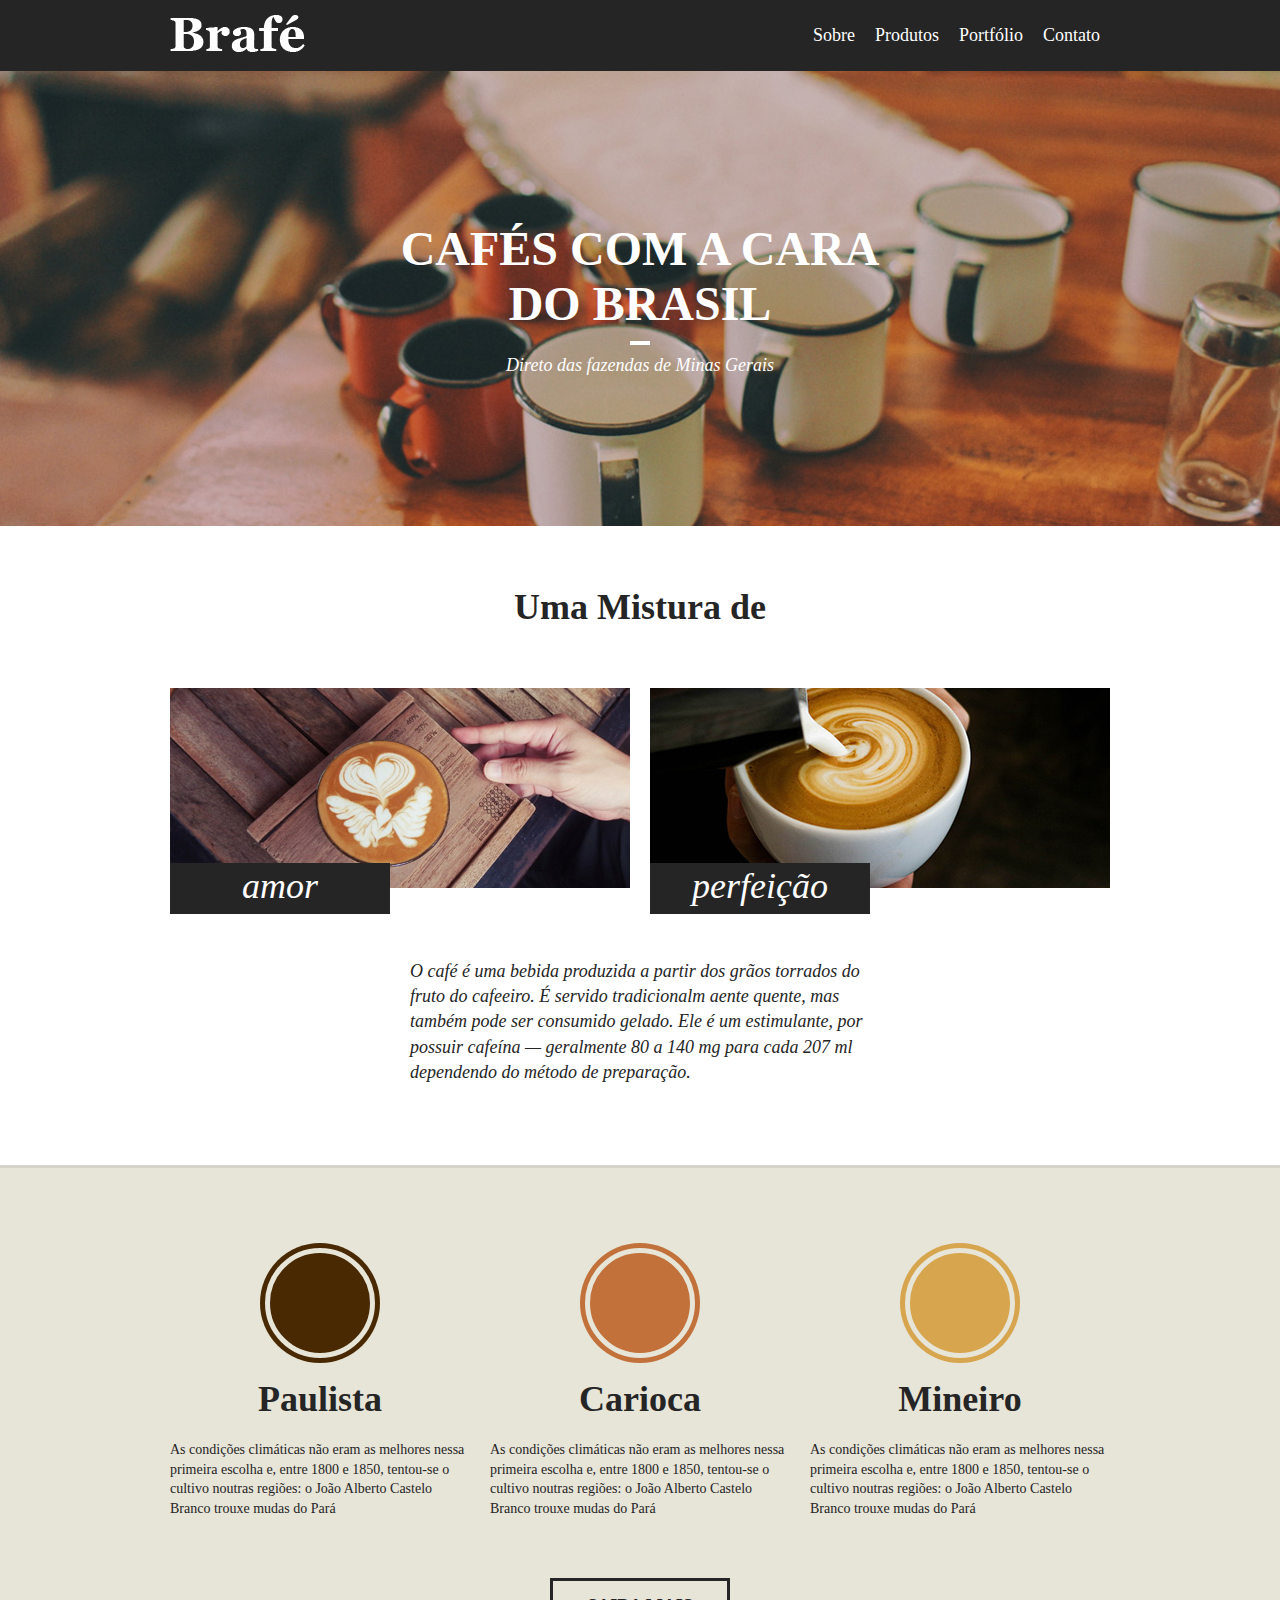
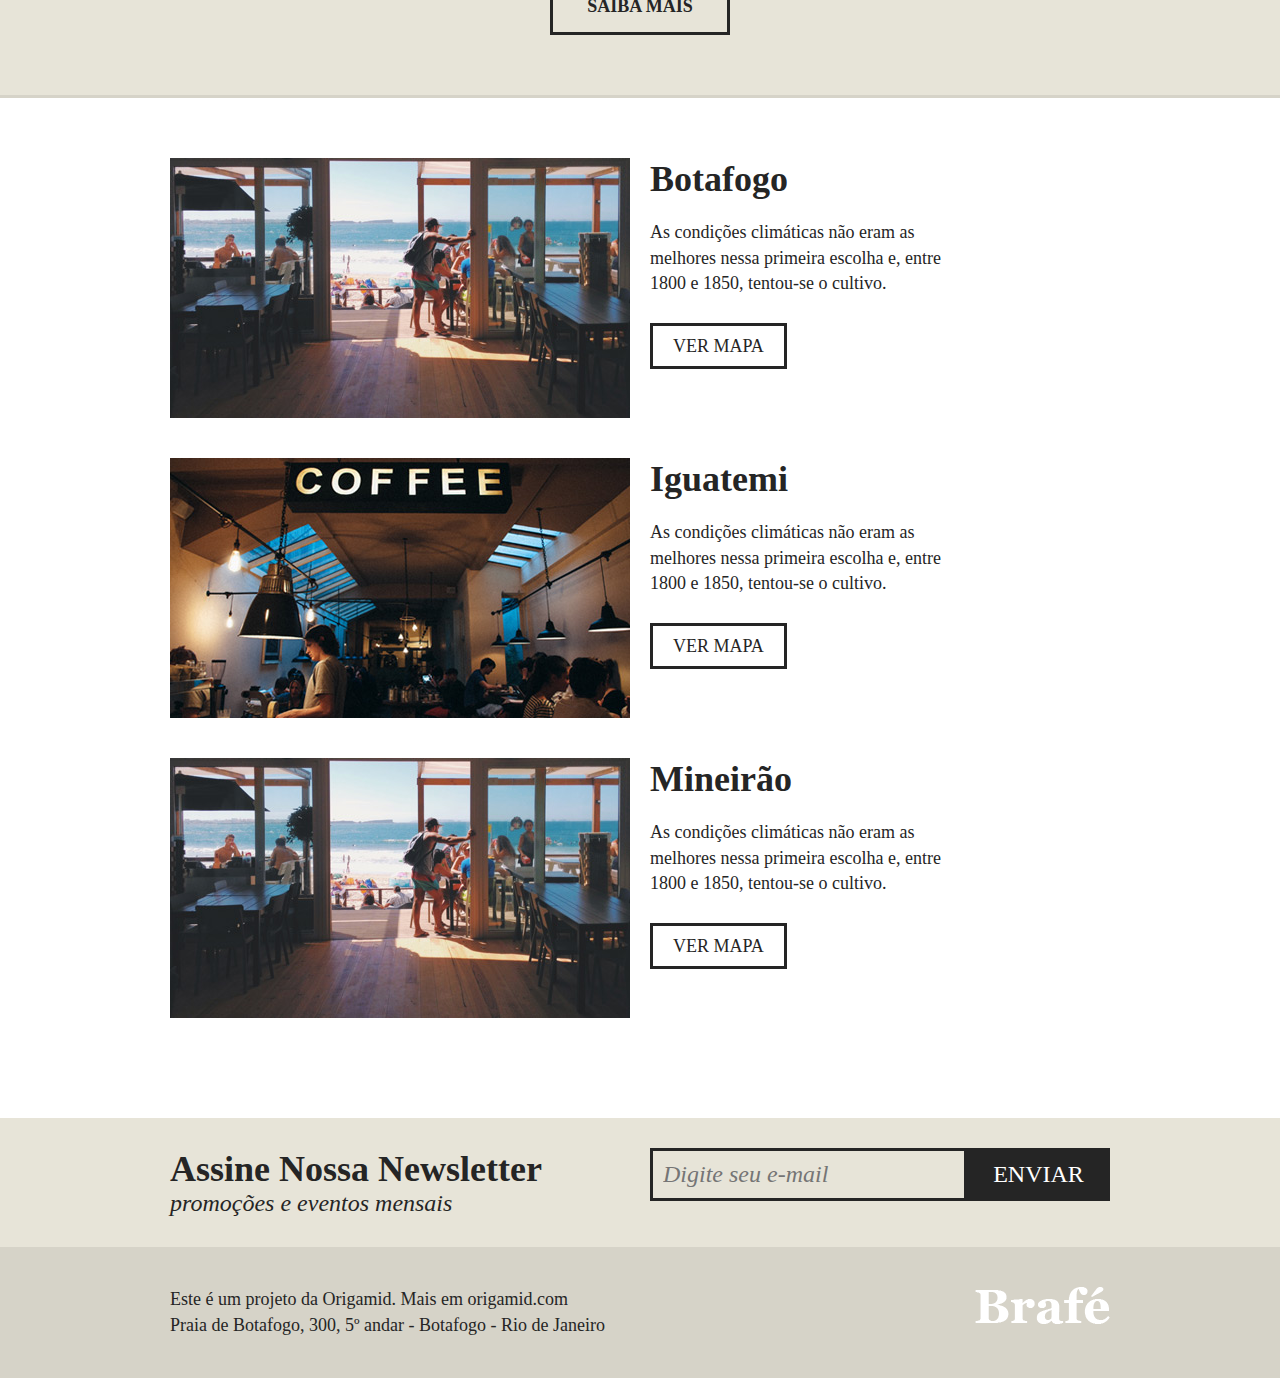
<file: css-avancado/brafe-1-flexbox/index.html>
<!DOCTYPE html>
<html>
<head>
	<title>Brafé 1</title>
	<meta charset="utf-8">
	<meta name="viewport" content="width=device-width, initial-scale=1, shrink-to-fit=no">
	<link rel="stylesheet" type="text/css" href="./css/style.css">
	<link rel="stylesheet" type="text/css" href="./css/media.css">
</head>
<body>
	
	<header class="menu">
		<div class="container">
			<a class="menu-logo" href="#"><img src="./img/brafe.png" alt="Brafé"></a>	
			<nav class="menu-nav">
				<ul>
					<li><a href="#">Sobre</a></li>
					<li><a href="#">Produtos</a></li>
					<li><a href="#">Portfólio</a></li>
					<li><a href="#">Contato</a></li>
				</ul>
			</nav>
		</div>
	</header>
	
	<main class="intro">
		<h1>Cafés com a cara<br>do Brasil</h1>
		<p>Direto das fazendas de Minas Gerais</p>
	</main>
	
	<section class="sobre">
		<h2>Uma Mistura de</h2>
		<div class="container">
			<div class="sobre-item ">
				<img src="img/cafe-1.jpg">
				<h3>amor</h3>
			</div>
			<div class="sobre-item">
				<img src="img/cafe-2.jpg">
				<h3>perfeição</h3>
			</div>
		</div>
		<p>O café é uma bebida produzida a partir dos grãos torrados do fruto do cafeeiro. É servido tradicionalm
aente quente, mas também pode ser consumido gelado. Ele é um estimulante, por possuir cafeína — geralmente 80 a 140 mg para cada 207 ml dependendo do método de preparação.</p>
	</section>
	
	<section class="produtos">
		<div class="container">
			<div class="produtos-item">
				<h2 class="produtos-paulista">Paulista</h2>
				<p>As condições climáticas não eram as melhores nessa primeira escolha e, entre 1800 e 1850, tentou-se o cultivo noutras regiões: o João Alberto Castelo Branco trouxe mudas do Pará</p>
			</div>
			<div class="produtos-item">
				<h2 class="produtos-carioca">Carioca</h2>
				<p>As condições climáticas não eram as melhores nessa primeira escolha e, entre 1800 e 1850, tentou-se o cultivo noutras regiões: o João Alberto Castelo Branco trouxe mudas do Pará</p>
			</div>
			<div class="produtos-item">
				<h2 class="produtos-mineiro">Mineiro</h2>
				<p>As condições climáticas não eram as melhores nessa primeira escolha e, entre 1800 e 1850, tentou-se o cultivo noutras regiões: o João Alberto Castelo Branco trouxe mudas do Pará</p>
			</div>
		</div>
		<a class="produtos-btn" href="#">Saiba Mais</a>
	</section>
	
	<section class="locais">
		<div class="locais-item container">
			<div class="locais-img">
				<img src="img/botafogo.jpg" alt="Brafé unidade Botafogo">
			</div>
			<div class="locais-info">
				<h2>Botafogo</h2>
				<p>As condições climáticas não eram as melhores nessa primeira escolha e, entre 1800 e 1850, tentou-se o cultivo.</p>
				<a href="#">Ver Mapa</a>
			</div>
		</div>
		
		<div class="locais-item container">
			<div class="locais-img">
				<img src="img/iguatemi.jpg" alt="Brafé unidade Iguatemi">
			</div>
			<div class="locais-info">
				<h2>Iguatemi</h2>
				<p>As condições climáticas não eram as melhores nessa primeira escolha e, entre 1800 e 1850, tentou-se o cultivo.</p>
				<a href="#">Ver Mapa</a>
			</div>
		</div>
		
		<div class="locais-item container">
			<div class="locais-img">
				<img src="img/botafogo.jpg" alt="Brafé unidade Mineirão">
			</div>
			<div class="locais-info">
				<h2>Mineirão</h2>
				<p>As condições climáticas não eram as melhores nessa primeira escolha e, entre 1800 e 1850, tentou-se o cultivo.</p>
				<a href="#">Ver Mapa</a>
			</div>
		</div>
	
	</section>
	
	<section class="assine">
		<div class="container">
			<div class="assine-info">
				<h2>Assine Nossa Newsletter</h2>
				<p>promoções e eventos mensais</p>
			</div>
			<form >
				<label>E-mail</label>
				<input type="text" placeholder="Digite seu e-mail">
				<button type="submit">Enviar</button>
			</form>
		</div>
	</section>
	
	<footer class="footer">
		<div class="container">
			<p>Este é um projeto da Origamid. Mais em origamid.com<br>Praia de Botafogo, 300, 5º andar - Botafogo - Rio de Janeiro</p>
			<div class="footer-img">
				<img src="img/brafe.png" alt="Brafé">
			</div>
		</div>
	</footer>
	
</body>
</html>
</file>
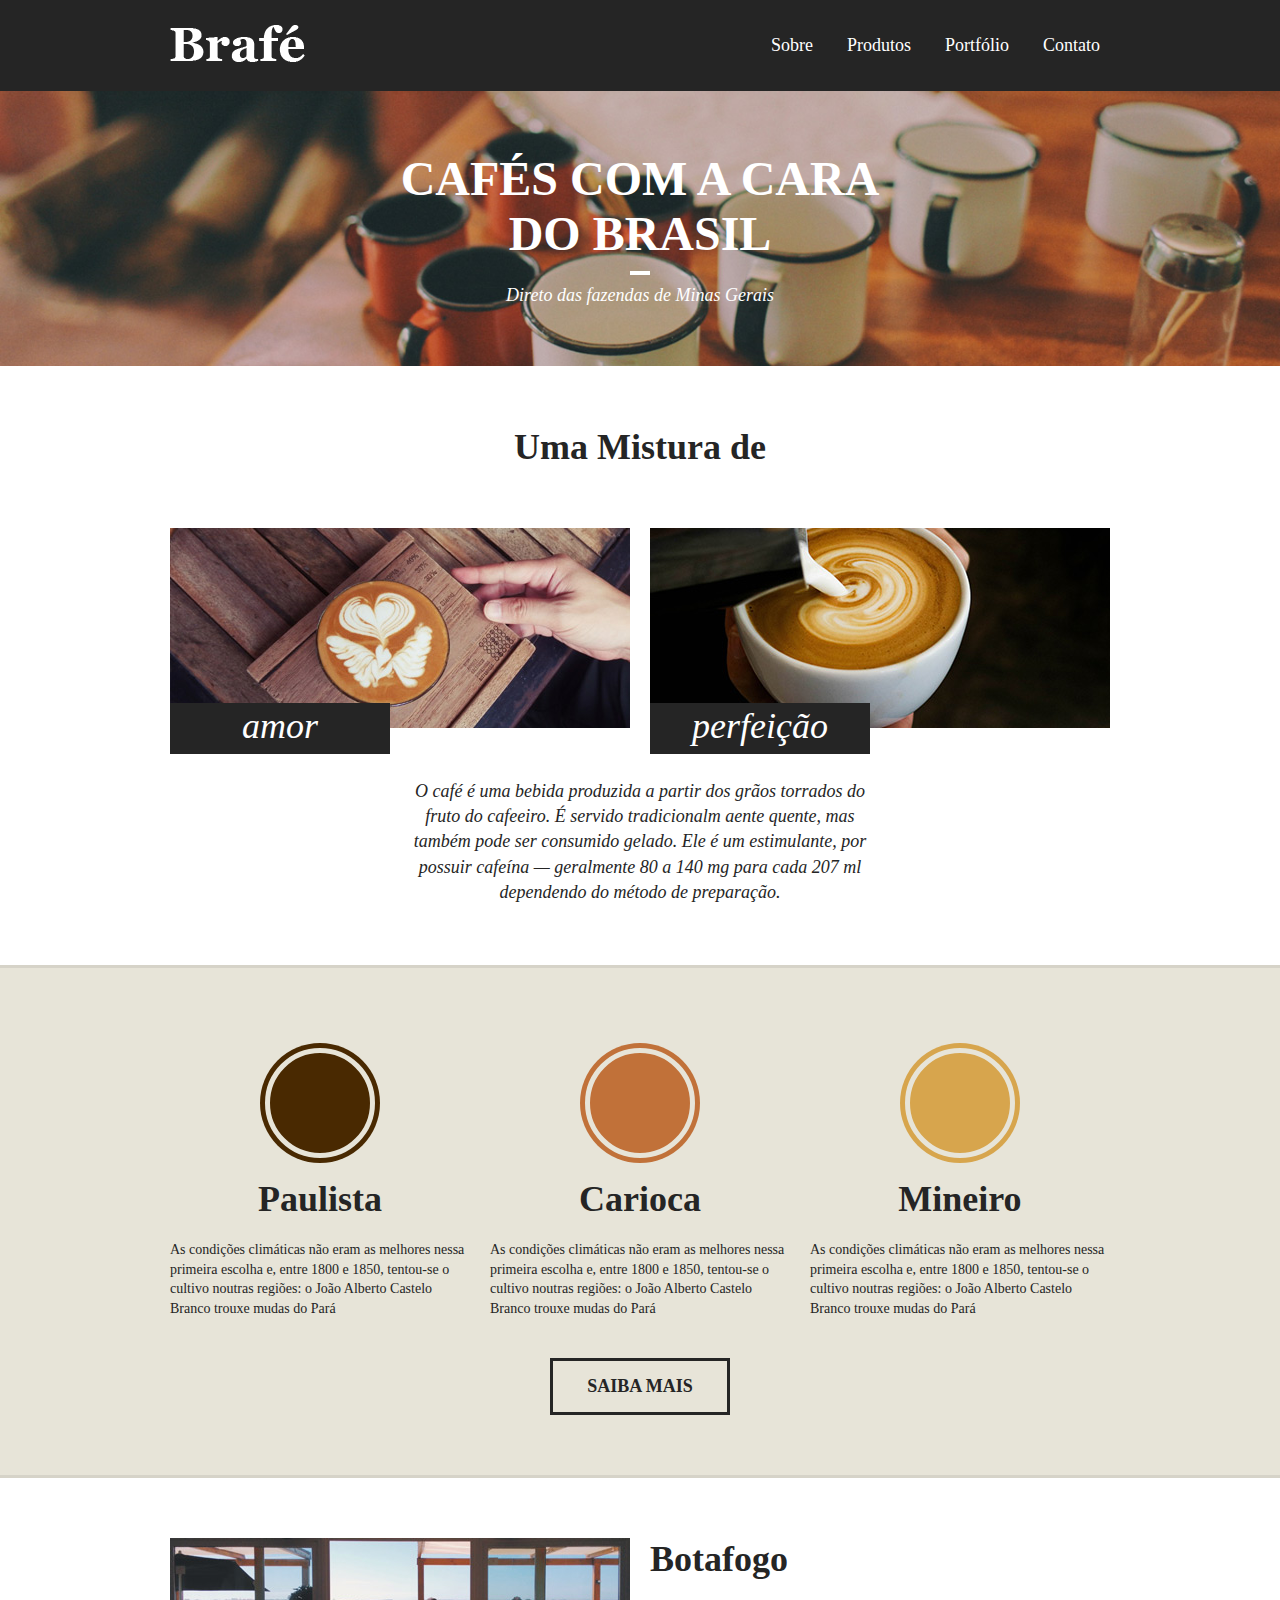
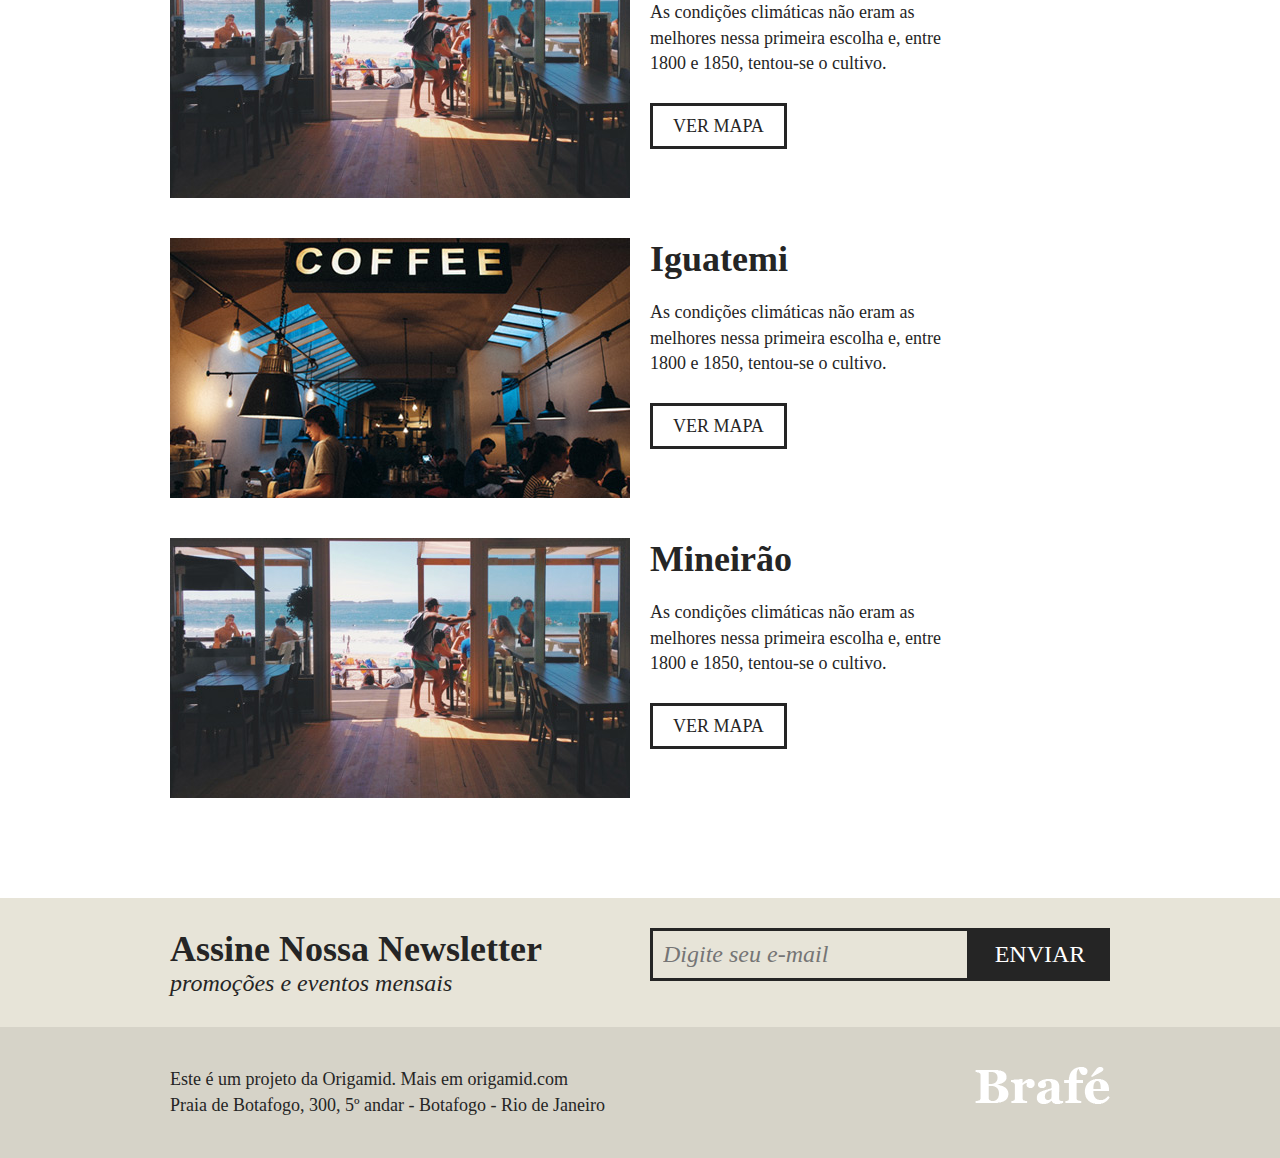
<file: css-avancado/brafe-1-grid/index.html>
<!DOCTYPE html>
<html>
<head>
	<title>Brafé 1</title>
	<meta charset="utf-8">
	<meta name="viewport" content="width=device-width, initial-scale=1, shrink-to-fit=no">
	<link rel="stylesheet" type="text/css" href="./css/grid.css">
	<link rel="stylesheet" type="text/css" href="./css/style.css">
</head>
<body>
	
	<header class="menu">
		<div class="container">
			<a class="menu-logo grid-4" href="#"><img src="img/brafe.png" alt="Brafé"></a>	
			<nav class="menu-nav grid-8">
				<ul>
					<li><a href="#">Sobre</a></li>
					<li><a href="#">Produtos</a></li>
					<li><a href="#">Portfólio</a></li>
					<li><a href="#">Contato</a></li>
				</ul>
			</nav>
		</div>
	</header>
	
	<main class="intro">
		<h1>Cafés com a cara<br>do Brasil</h1>
		<p>Direto das fazendas de Minas Gerais</p>
	</main>
	
	<section class="sobre ">
		<h2>Uma Mistura de</h2>
		<div class="container">
			<div class="sobre-item grid-6">
				<img src="img/cafe-1.jpg">
				<h3>amor</h3>
			</div>
			<div class="sobre-item grid-6">
				<img src="img/cafe-2.jpg">
				<h3>perfeição</h3>
			</div>
		</div>
		<p>O café é uma bebida produzida a partir dos grãos torrados do fruto do cafeeiro. É servido tradicionalm
aente quente, mas também pode ser consumido gelado. Ele é um estimulante, por possuir cafeína — geralmente 80 a 140 mg para cada 207 ml dependendo do método de preparação.</p>
	</section>
	
	<section class="produtos">
		<div class="container">
			<div class="produtos-item grid-4">
				<h2 class="produtos-paulista">Paulista</h2>
				<p>As condições climáticas não eram as melhores nessa primeira escolha e, entre 1800 e 1850, tentou-se o cultivo noutras regiões: o João Alberto Castelo Branco trouxe mudas do Pará</p>
			</div>
			<div class="produtos-item grid-4">
				<h2 class="produtos-carioca">Carioca</h2>
				<p>As condições climáticas não eram as melhores nessa primeira escolha e, entre 1800 e 1850, tentou-se o cultivo noutras regiões: o João Alberto Castelo Branco trouxe mudas do Pará</p>
			</div>
			<div class="produtos-item grid-4">
				<h2 class="produtos-mineiro">Mineiro</h2>
				<p>As condições climáticas não eram as melhores nessa primeira escolha e, entre 1800 e 1850, tentou-se o cultivo noutras regiões: o João Alberto Castelo Branco trouxe mudas do Pará</p>
			</div>
		</div>
		<a class="produtos-btn" href="#">Saiba Mais</a>
	</section>
	
	<section class="locais">
		<div class="locais-item container">
			<div class="grid-6">
				<img src="img/botafogo.jpg" alt="Brafé unidade Botafogo">
			</div>
			<div class="grid-6">
				<h2>Botafogo</h2>
				<p>As condições climáticas não eram as melhores nessa primeira escolha e, entre 1800 e 1850, tentou-se o cultivo.</p>
				<a href="#">Ver Mapa</a>
			</div>
		</div>
		
		<div class="locais-item container">
			<div class="grid-6">
				<img src="img/iguatemi.jpg" alt="Brafé unidade Iguatemi">
			</div>
			<div class="grid-6">
				<h2>Iguatemi</h2>
				<p>As condições climáticas não eram as melhores nessa primeira escolha e, entre 1800 e 1850, tentou-se o cultivo.</p>
				<a href="#">Ver Mapa</a>
			</div>
		</div>
		
		<div class="locais-item container">
			<div class="grid-6">
				<img src="img/botafogo.jpg" alt="Brafé unidade Mineirão">
			</div>
			<div class="grid-6">
				<h2>Mineirão</h2>
				<p>As condições climáticas não eram as melhores nessa primeira escolha e, entre 1800 e 1850, tentou-se o cultivo.</p>
				<a href="#">Ver Mapa</a>
			</div>
		</div>
	
	</section>
	
	<section class="assine">
		<div class="container">
			<div class="assine-info grid-6">
				<h2>Assine Nossa Newsletter</h2>
				<p>promoções e eventos mensais</p>
			</div>
			<form class="grid-6">
				<label>E-mail</label>
				<input type="text" placeholder="Digite seu e-mail">
				<button type="submit">Enviar</button>
			</form>
		</div>
	</section>
	
	<footer class="footer">
		<div class="container">
			<div class="grid-8">
				<p>Este é um projeto da Origamid. Mais em origamid.com<br>Praia de Botafogo, 300, 5º andar - Botafogo - Rio de Janeiro</p>
			</div>
			<div class="grid-4">
				<img src="img/brafe.png" alt="Brafé">
			</div>
		</div>
	</footer>
	
</body>
</html>
</file>
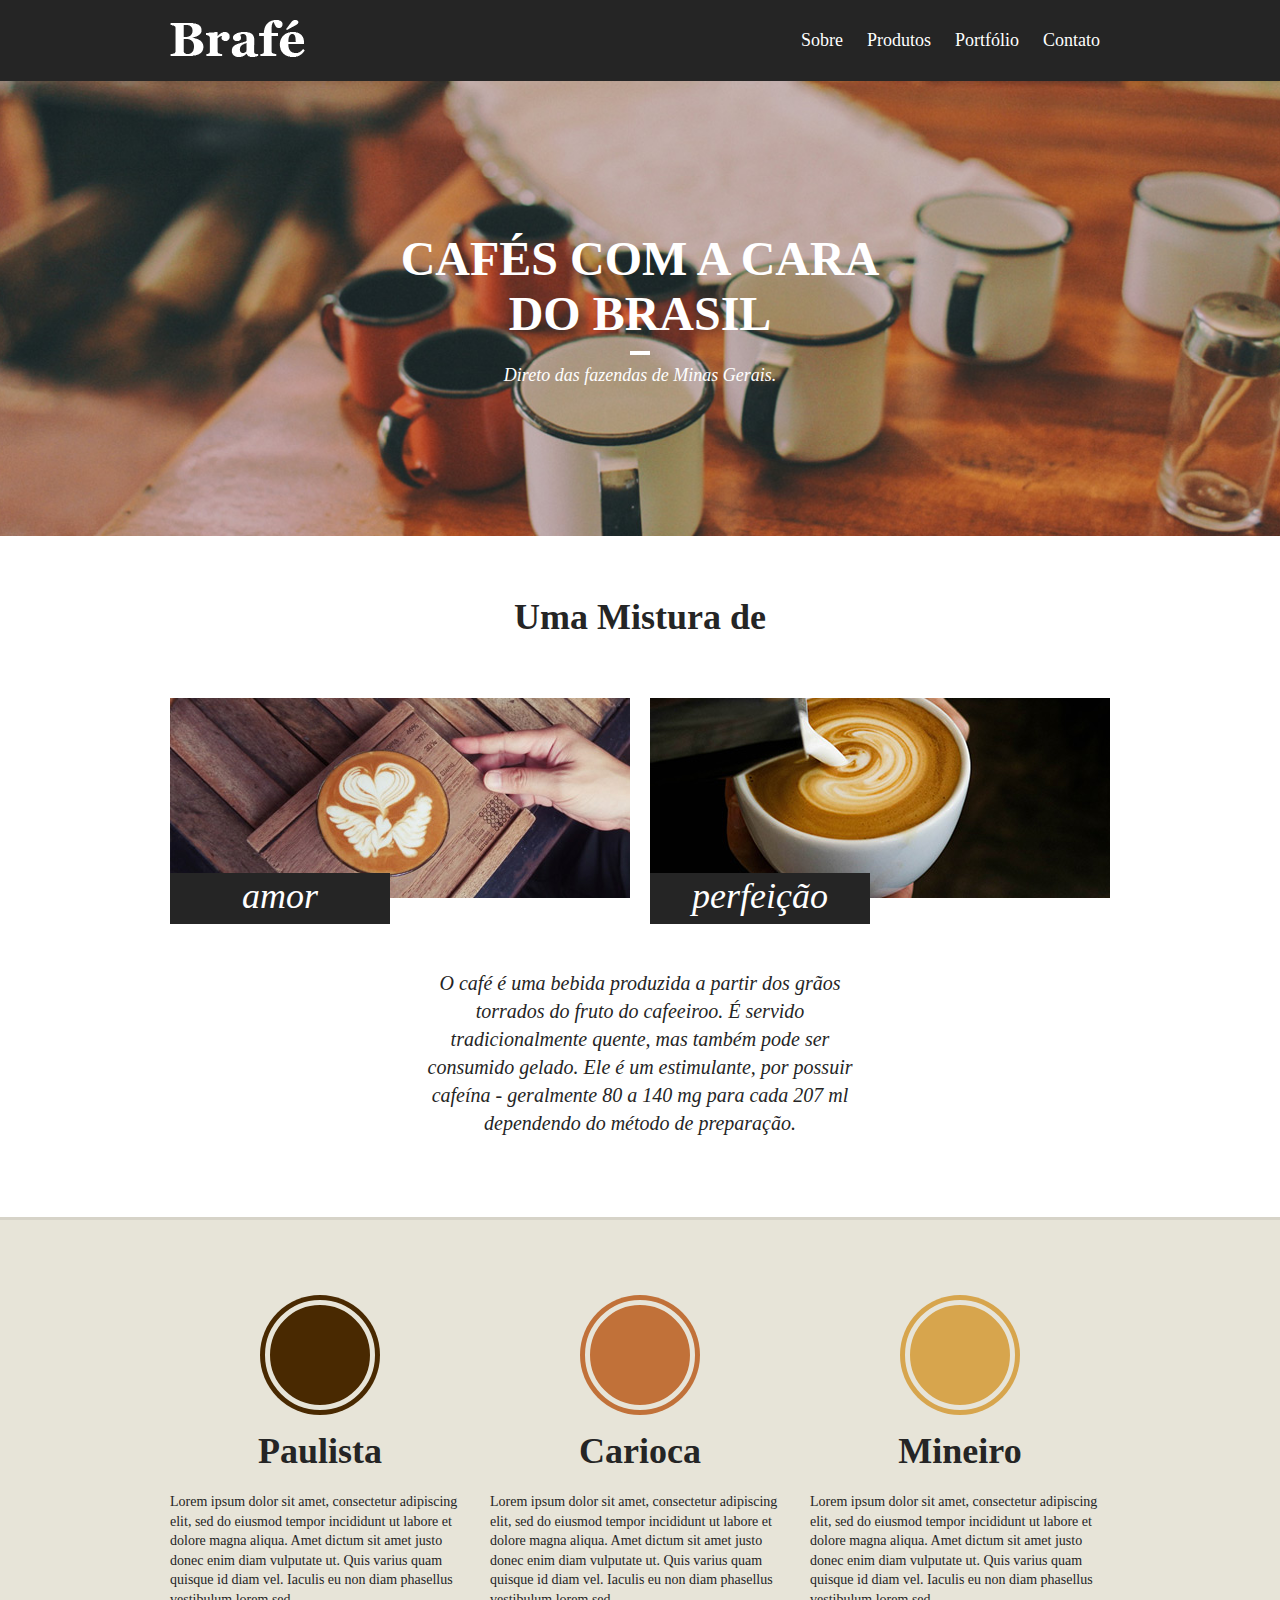
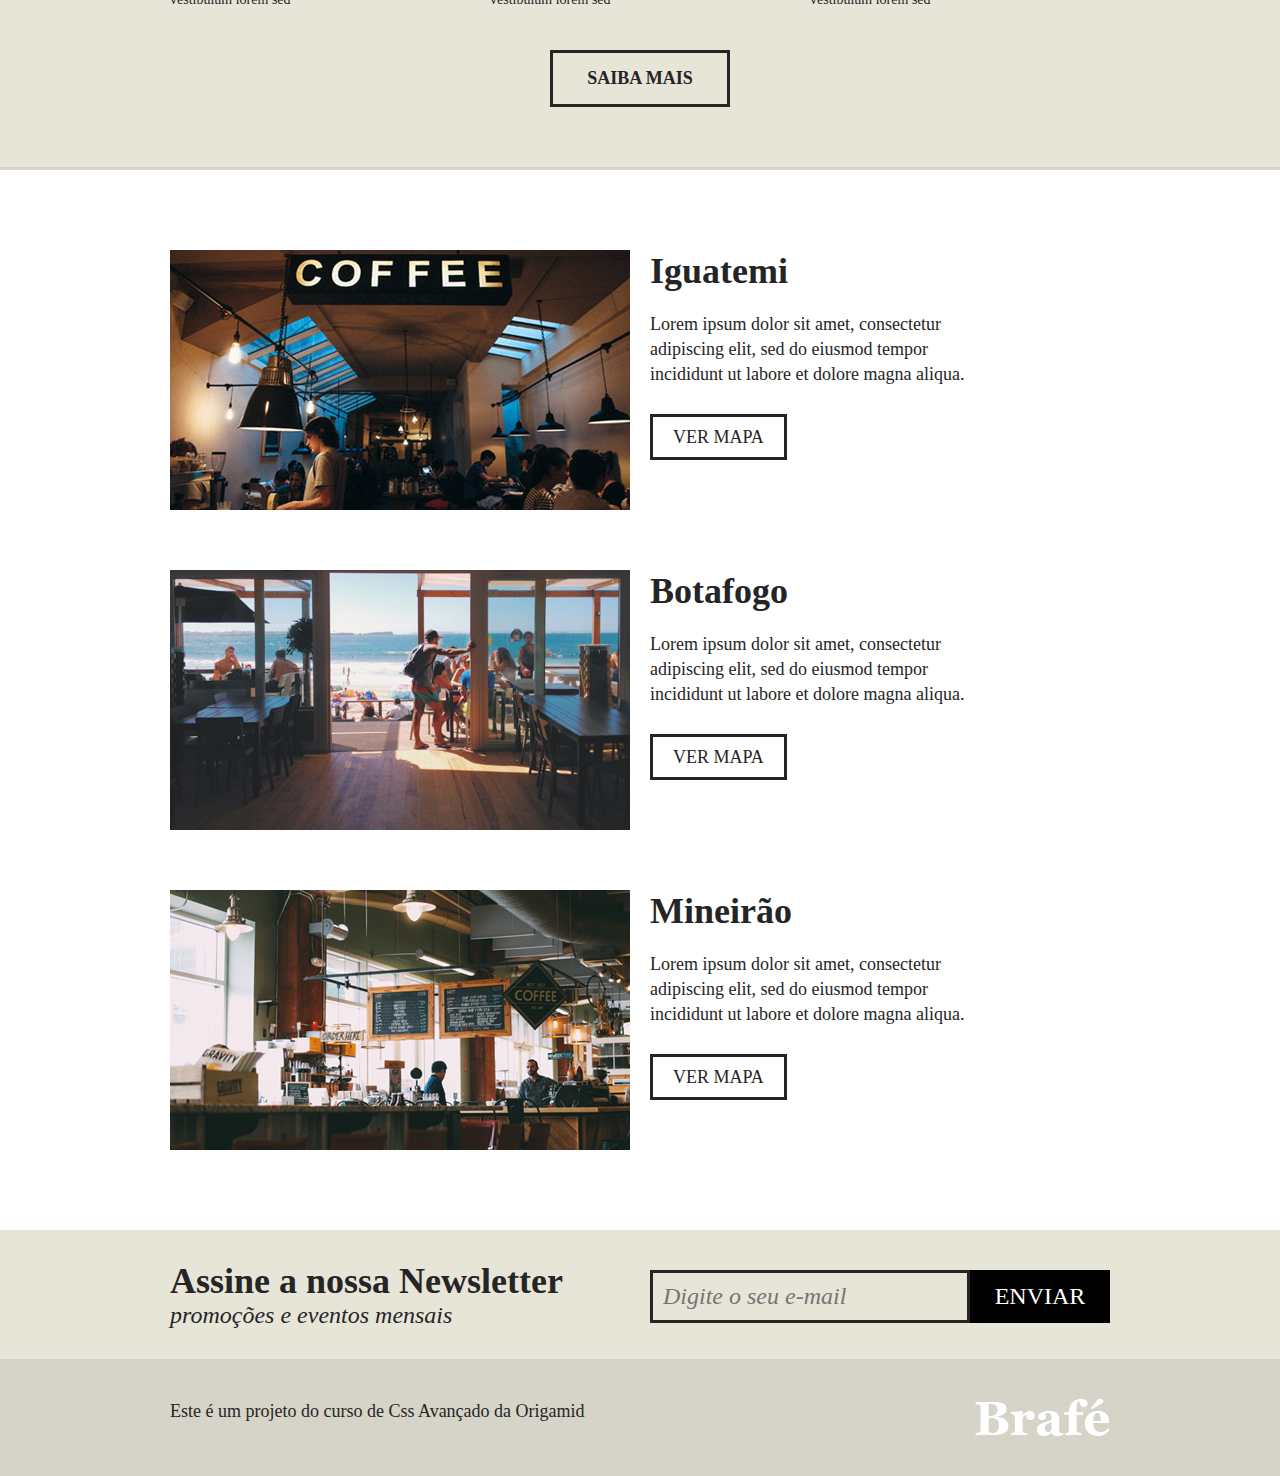
<file: css-avancado/brafe-1-puro/index.html>
<!DOCTYPE html>
<html lang="pt-br">
<head>
  <meta charset="UTF-8">
  <meta name="viewport" content="width=device-width, initial-scale=1.0, shrink-to-fit=no">
  <title>Brafé 1</title>
  <link rel="stylesheet" href="./assets/css/styles.css">
  <link rel="stylesheet" href="./assets/css/media.css">
</head>
<body>
  <header class="menu">
    <div class="menu-container">
      <a class="menu-logo" href=""><img src="./assets/img/brafe.png" alt="brafe logo"></a>

      <nav class="menu-nav">
        <ul>
          <li><a href="">Sobre</a></li>
          <li><a href="">Produtos</a></li>
          <li><a href="">Portfólio</a></li>
          <li><a href="">Contato</a></li>
        </ul>
      </nav>
    </div>    
  </header>

  <main class="intro">
    <h1>Cafés com a cara<br>do Brasil</h1>
    <p>Direto das fazendas de Minas Gerais.</p>
  </main>

  <section class="about">
    <h2>Uma Mistura de </h2>
    <div class="about-container">
      <div class="about-item">
        <img src="./assets/img/cafe-1.jpg" alt="">
        <h3>amor</h3>
      </div>
      <div class="about-item">
        <img src="./assets/img/cafe-2.jpg" alt="">
        <h3>perfeição</h3>
      </div>
    </div>
    <p>
      O café é uma bebida produzida a partir dos grãos 
      torrados do fruto do cafeeiroo. É servido tradicionalmente
      quente, mas também pode ser consumido gelado. Ele é 
      um estimulante, por possuir cafeína - geralmente 80 a 140
      mg para cada 207 ml dependendo do método de preparação.
    </p>
  </section>

  <section class="products">
    <div class="products-container">
      <div class="products-item">
        <h2 class="products-paulista">Paulista</h2>
        <p>Lorem ipsum dolor sit amet, consectetur adipiscing elit, 
          sed do eiusmod tempor incididunt ut labore et dolore magna aliqua. 
          Amet dictum sit amet justo donec enim diam vulputate ut. 
          Quis varius quam quisque id diam vel. 
          Iaculis eu non diam phasellus vestibulum lorem sed</p>
      </div>
      <div class="products-item">
        <h2 class="products-carioca">Carioca</h2>
        <p>Lorem ipsum dolor sit amet, consectetur adipiscing elit, 
          sed do eiusmod tempor incididunt ut labore et dolore magna aliqua. 
          Amet dictum sit amet justo donec enim diam vulputate ut. 
          Quis varius quam quisque id diam vel. 
          Iaculis eu non diam phasellus vestibulum lorem sed</p>
      </div>
      <div class="products-item">
        <h2 class="products-mineiro">Mineiro</h2>
        <p>Lorem ipsum dolor sit amet, consectetur adipiscing elit, 
          sed do eiusmod tempor incididunt ut labore et dolore magna aliqua. 
          Amet dictum sit amet justo donec enim diam vulputate ut. 
          Quis varius quam quisque id diam vel. 
          Iaculis eu non diam phasellus vestibulum lorem sed</p>
      </div>
    </div>
    <a class="products-btn" href="#">Saiba Mais</a>
  </section>

  <section class="locals">
    <div class="locals-item">
      <img src="./assets/img/iguatemi.jpg" alt="brafé unidade botafogo">
      <div>
        <h2>Iguatemi</h2>
        <p>Lorem ipsum dolor sit amet, consectetur adipiscing elit, 
          sed do eiusmod tempor incididunt ut labore et dolore magna aliqua. </p>
          <a href="#">Ver Mapa</a>
      </div>
    </div>

    <div class="locals-item">
      <img src="./assets/img/botafogo.jpg" alt="brafé unidade botafogo">
      <div>
        <h2>Botafogo</h2>
        <p>Lorem ipsum dolor sit amet, consectetur adipiscing elit, 
          sed do eiusmod tempor incididunt ut labore et dolore magna aliqua. </p>
          <a href="#">Ver Mapa</a>
      </div>
    </div>

    <div class="locals-item">
      <img src="./assets/img/mineirao.jpg" alt="brafé unidade botafogo">
      <div>
        <h2>Mineirão</h2>
        <p>Lorem ipsum dolor sit amet, consectetur adipiscing elit, 
          sed do eiusmod tempor incididunt ut labore et dolore magna aliqua. </p>
          <a href="#">Ver Mapa</a>
      </div>
    </div>
  </section>

  <section class="newsletter">
    <div class="newsletter-container">
      <div class="newsletter-info">
        <h2>Assine a nossa Newsletter</h2>
        <p>promoções e eventos mensais</p>
      </div>

      <form action="">
        <label for="">E-mail</label>
        <input type="text" placeholder="Digite o seu e-mail">
        <button type="submit" class="newsletter-btn">Enviar</button>
      </form>
    </div>
  </section>

  <footer class="footer">
    <div class="footer-container">
      <p>Este é um projeto do curso de Css Avançado da Origamid</p>
      <img class="footer-logo" src="./assets/img/brafe.png" alt="brafé logo">
    </div>
  </footer>
</body>
</html>
</file>
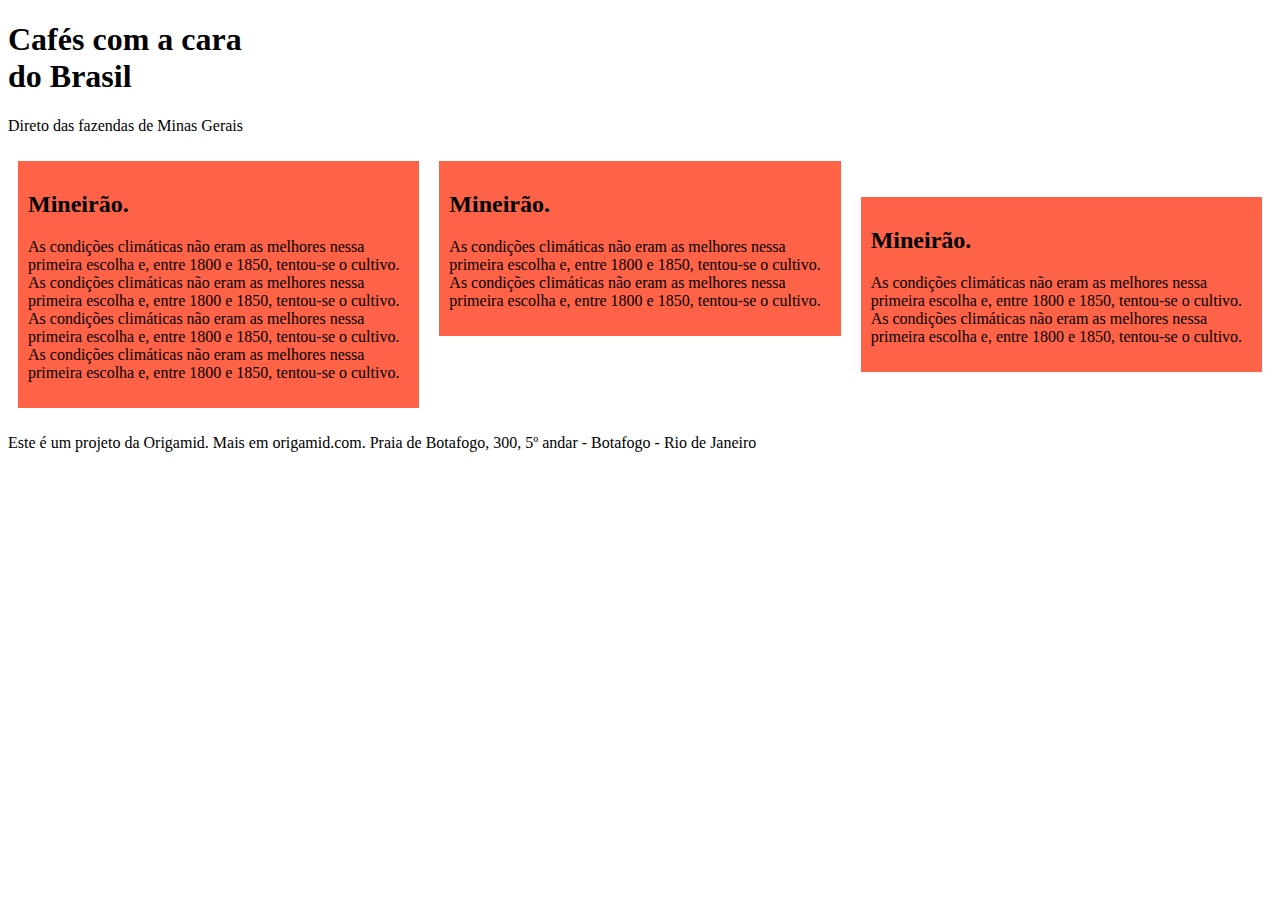
<file: css-avancado/flexbox-intro/index.html>
<!DOCTYPE html>
<html>
  <head>
    <title>Flexbox</title>
    <meta charset="utf-8" />
    <meta
      name="viewport"
      content="width=device-width, initial-scale=1, shrink-to-fit=no"
    />
  </head>
  <body>
    <style>
      section {
        display: flex;
      }

      section > div {
        background: tomato;
        margin: 10px;
				padding: 10px;
				flex: 1;
			}
			
			.item-1 {
			}

      .item-2 {
        align-self: flex-start;
			}
			
			.item-3 {
        align-self: center;
			}
    </style>

    <main>
      <h1>Cafés com a cara<br />do Brasil</h1>
      <p>Direto das fazendas de Minas Gerais</p>
    </main>

    <section>
      <div class="item-1">
        <h2>Mineirão.</h2>
        <p>
          As condições climáticas não eram as melhores nessa primeira escolha e,
          entre 1800 e 1850, tentou-se o cultivo. As condições climáticas não
          eram as melhores nessa primeira escolha e, entre 1800 e 1850,
					tentou-se o cultivo.
					As condições climáticas não eram as melhores nessa primeira escolha e,
          entre 1800 e 1850, tentou-se o cultivo. As condições climáticas não
          eram as melhores nessa primeira escolha e, entre 1800 e 1850,
          tentou-se o cultivo.
        </p>
      </div>

      <div class="item-2">
        <h2>Mineirão.</h2>
        <p>
          As condições climáticas não eram as melhores nessa primeira escolha e,
          entre 1800 e 1850, tentou-se o cultivo. As condições climáticas não
          eram as melhores nessa primeira escolha e, entre 1800 e 1850,
          tentou-se o cultivo.
        </p>
			</div>
			
      <div class="item-3">
        <h2>Mineirão.</h2>
        <p>
          As condições climáticas não eram as melhores nessa primeira escolha e,
          entre 1800 e 1850, tentou-se o cultivo. As condições climáticas não
          eram as melhores nessa primeira escolha e, entre 1800 e 1850,
          tentou-se o cultivo.
        </p>
      </div>
    </section>

    <footer>
      <p>
        Este é um projeto da Origamid. Mais em origamid.com. Praia de Botafogo,
        300, 5º andar - Botafogo - Rio de Janeiro
      </p>
    </footer>
  </body>
</html>
</file>
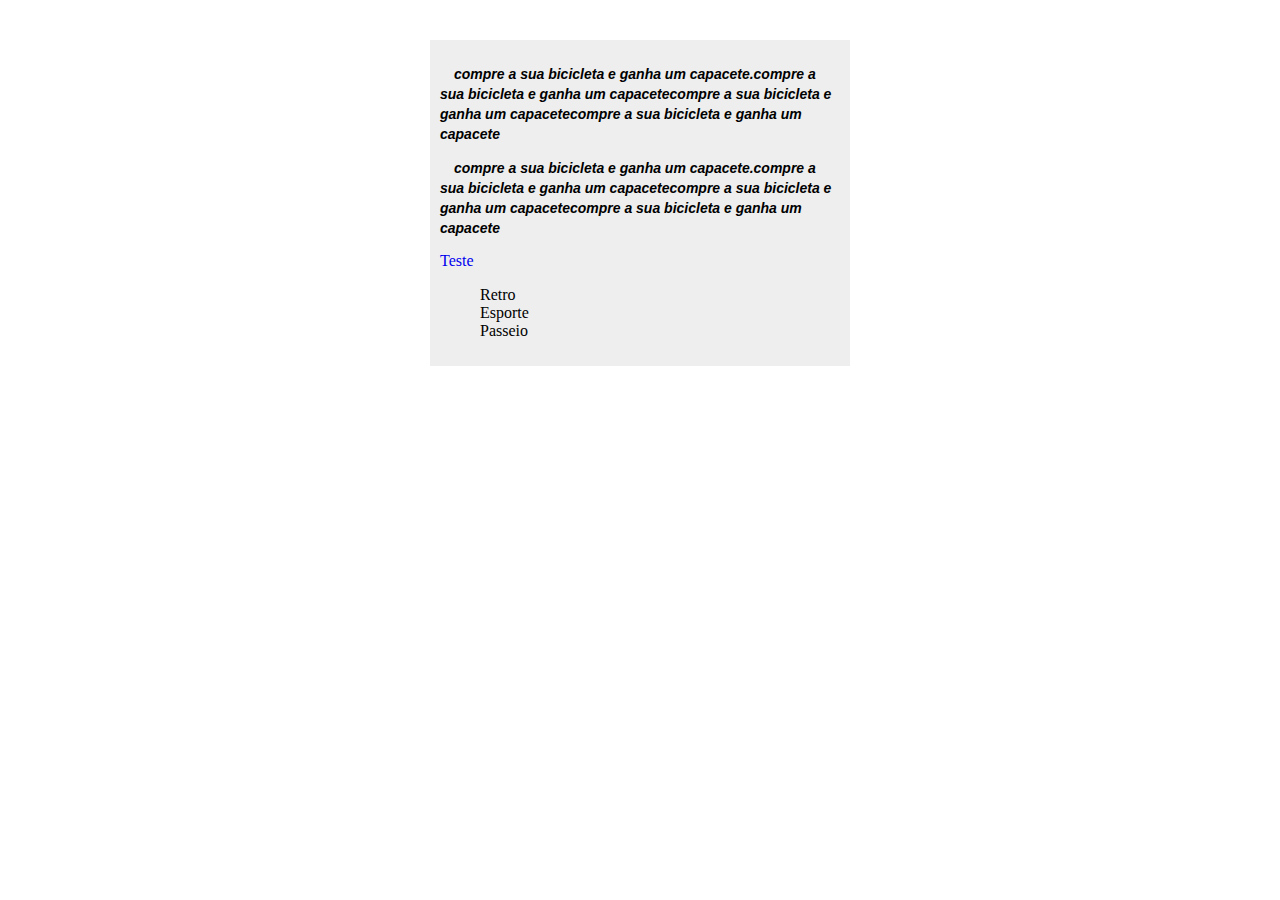
<file: css-basico/propriedades-texto/index.html>
<!DOCTYPE html>
<html lang="pt-br">
<head>
  <meta charset="UTF-8">
  <meta name="viewport" content="width=device-width, initial-scale=1.0">
  <link rel="stylesheet" href="style.css">
  <title>Document</title>
</head>
<body>
    <div>
      <p>Compre a sua bicicleta e ganha um capacete.Compre a sua bicicleta e ganha um capaceteCompre a sua bicicleta e ganha um capaceteCompre a sua bicicleta e ganha um capacete</p>
      <p>Compre a sua bicicleta e ganha um capacete.Compre a sua bicicleta e ganha um capaceteCompre a sua bicicleta e ganha um capaceteCompre a sua bicicleta e ganha um capacete</p>
      <a href="link.html">Teste</a>

      <ul>
        <li>Retro</li>
        <li>Esporte</li>
        <li>Passeio</li>
      </ul>
    </div>
</body>
</html>
</file>
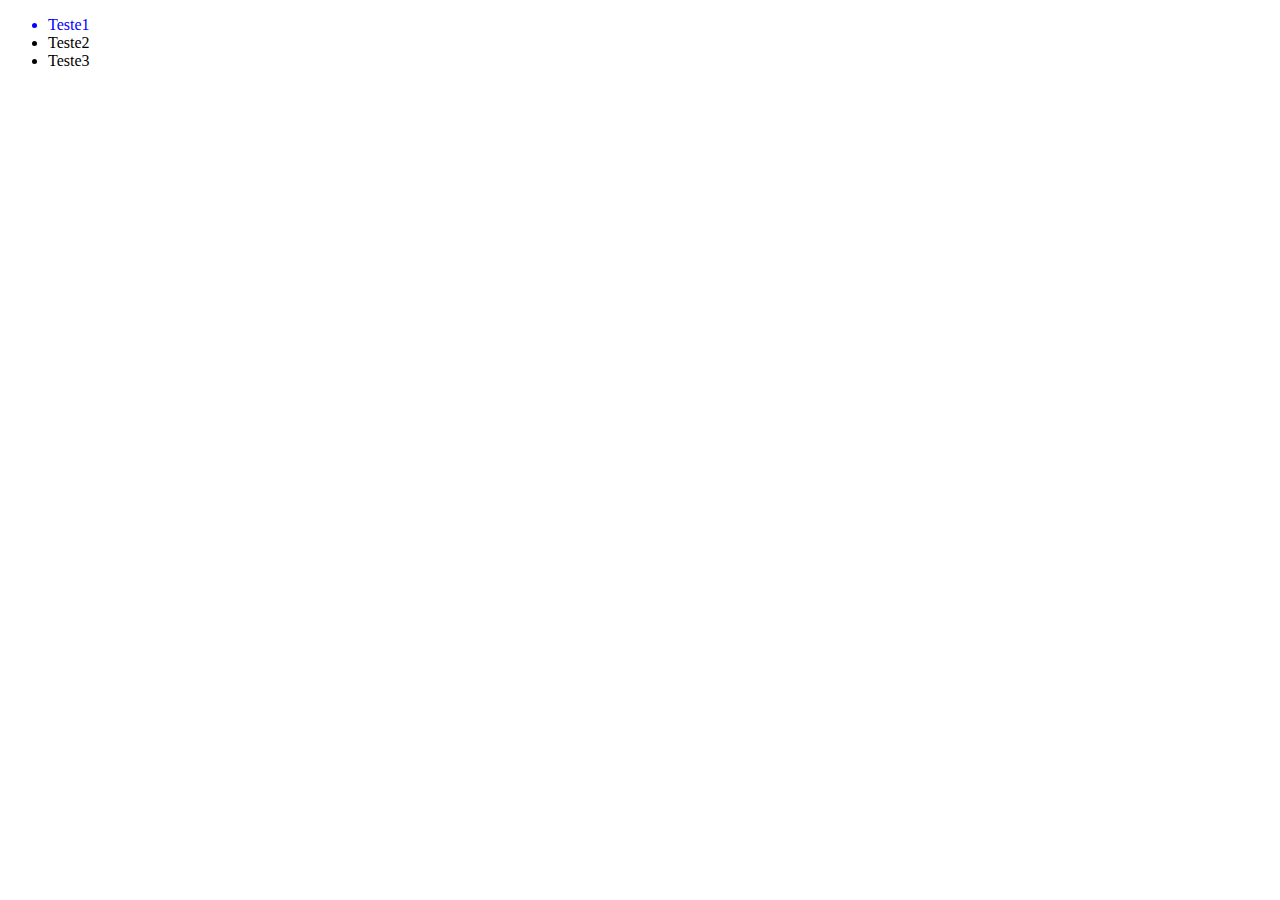
<file: css-basico/seletores/index.html>
<!DOCTYPE html>
<html lang="pt-br">
<head>
  <meta charset="UTF-8">
  <meta name="viewport" content="width=device-width, initial-scale=1.0">
  <link rel="stylesheet" href="style.css">
  <title>Bikcraft</title>
</head>
<body>
  <ul>
    <li>Teste1</li>
    <li>Teste2</li>
    <li>Teste3</li>
  </ul>

</body>
</html>
</file>
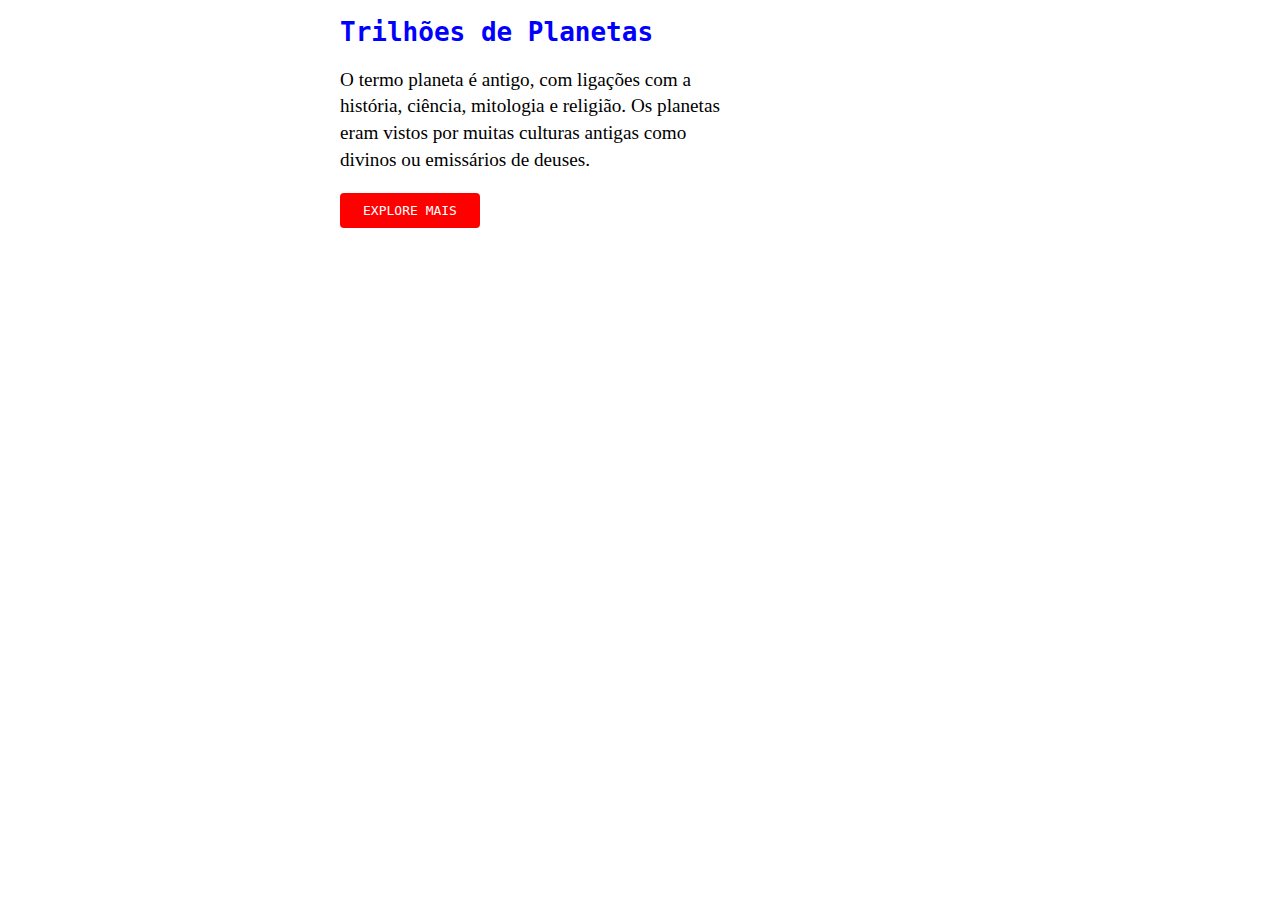
<file: css-com-sass/2-2 - variaveis/index.html>
<!DOCTYPE html>
<html>
	<head>
		<link rel="stylesheet" type="text/css" href="css/style.css" />
	</head>
	<body>
		<section>
			<h1>Trilhões de Planetas</h1>
			<p>O termo planeta é antigo, com ligações com a história, ciência, mitologia e religião. Os planetas eram vistos por muitas culturas antigas como divinos ou emissários de deuses.</p>
			<a href="#">Explore Mais</a>
		</section>
	</body>
</html>
</file>
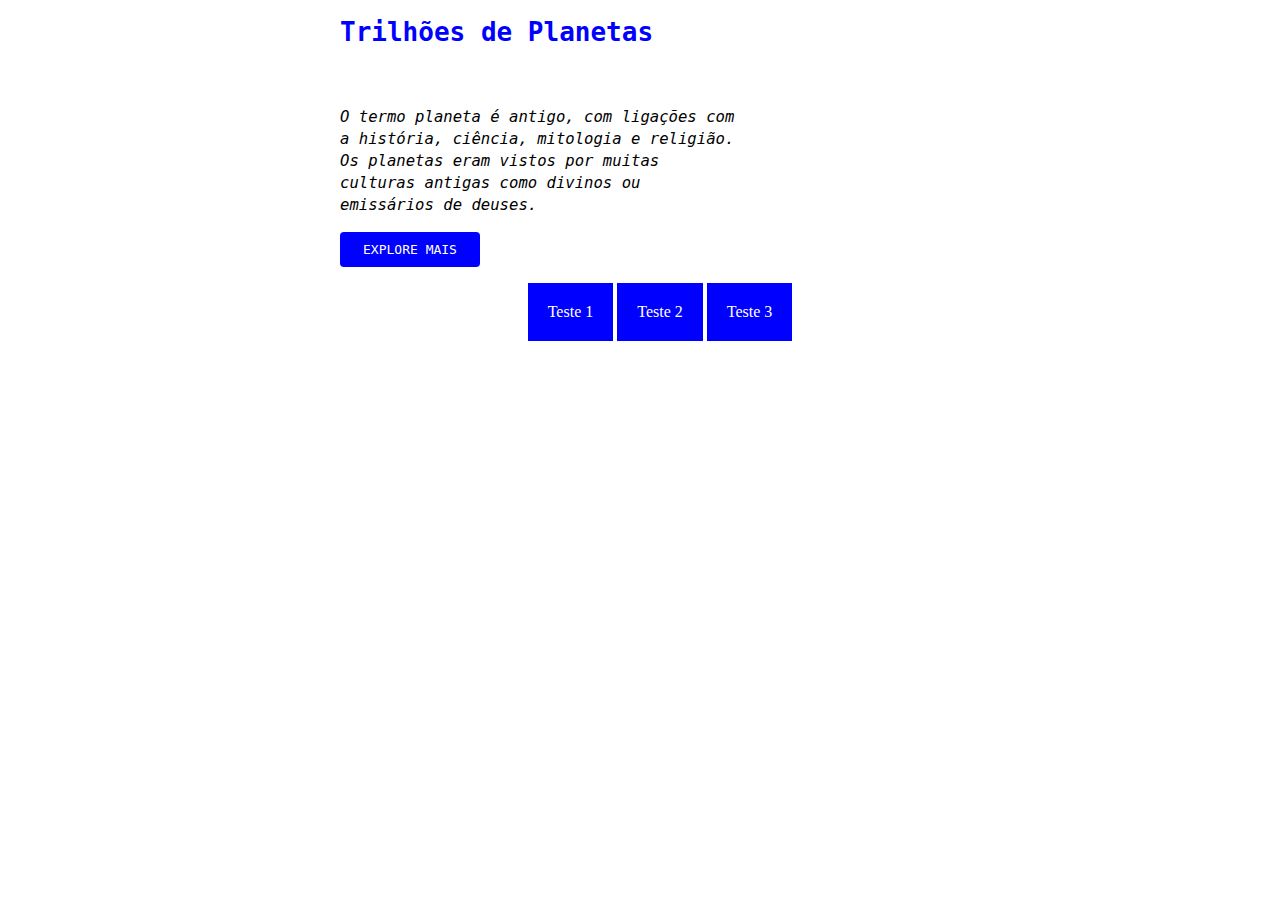
<file: css-com-sass/2-3 - nesting/index.html>
<!DOCTYPE html>
<html>
	<head>
		<link rel="stylesheet" type="text/css" href="css/style.css" />
	</head>
	<body>
		<section class="modal">
			<h1>Trilhões de Planetas</h1>
			<p>O termo planeta é antigo, com ligações com a história, ciência, mitologia e religião. Os planetas eram vistos por muitas culturas antigas como divinos ou emissários de deuses.</p>
			<a href="#">Explore Mais</a>
		</section>
		
		<ul>
			<li>
				<a href="#">Teste 1</a>
			</li>
			<li>
				<a href="#">Teste 2</a>
			</li>
			<li>
				<a href="#">Teste 3</a>
			</li>
		</ul>
	</body>
</html>
</file>
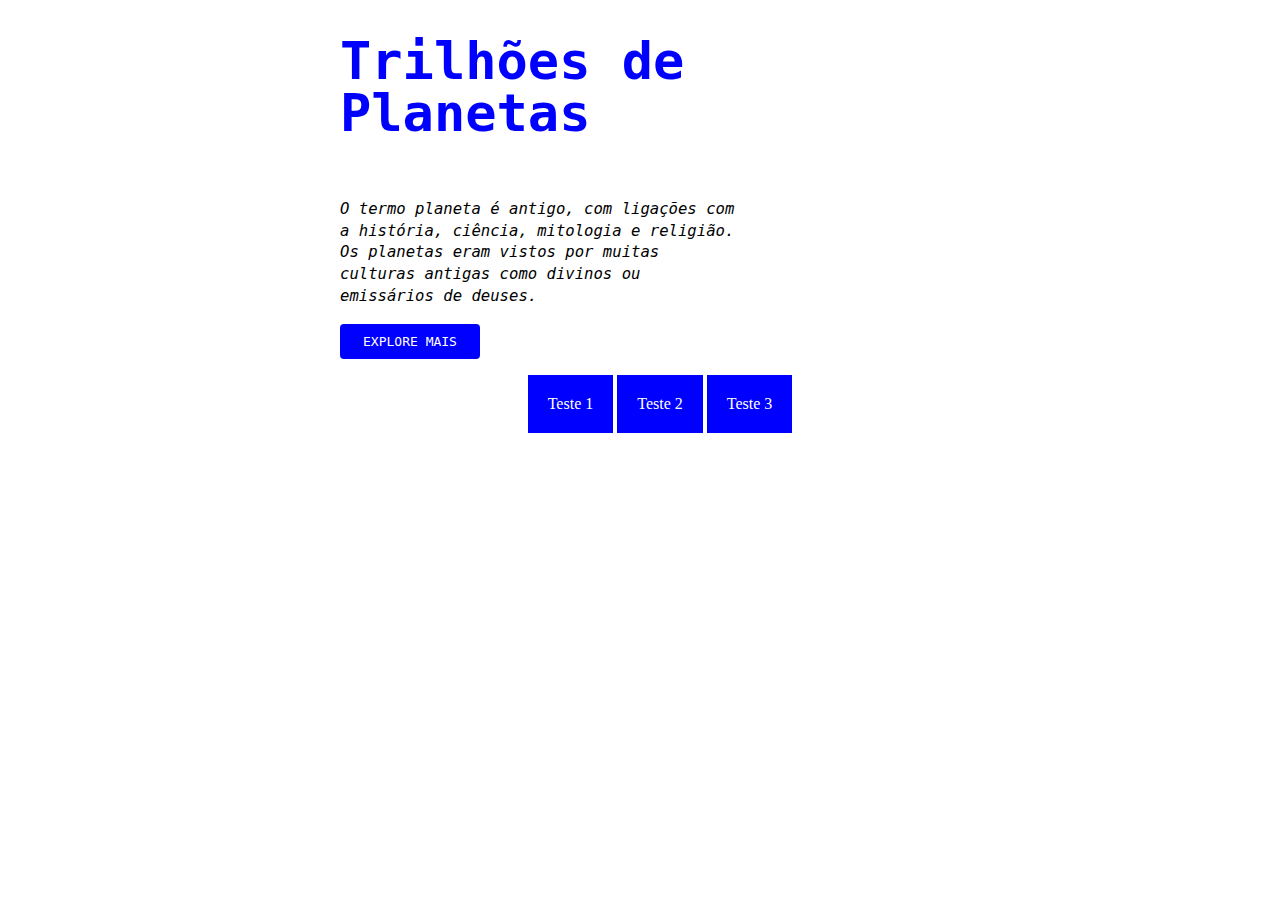
<file: css-com-sass/2-4 - mixins/index.html>
<!DOCTYPE html>
<html>
	<head>
		<link rel="stylesheet" type="text/css" href="css/style.css" />
	</head>
	<body>
		<section class="modal">
			<h1 class="titulo">Trilhões de Planetas</h1>
			<p>O termo planeta é antigo, com ligações com a história, ciência, mitologia e religião. Os planetas eram vistos por muitas culturas antigas como divinos ou emissários de deuses.</p>
			<a href="#">Explore Mais</a>
		</section>
		
		<ul>
			<li>
				<a href="#">Teste 1</a>
			</li>
			<li>
				<a href="#">Teste 2</a>
			</li>
			<li>
				<a href="#">Teste 3</a>
			</li>
		</ul>
	</body>
</html>
</file>
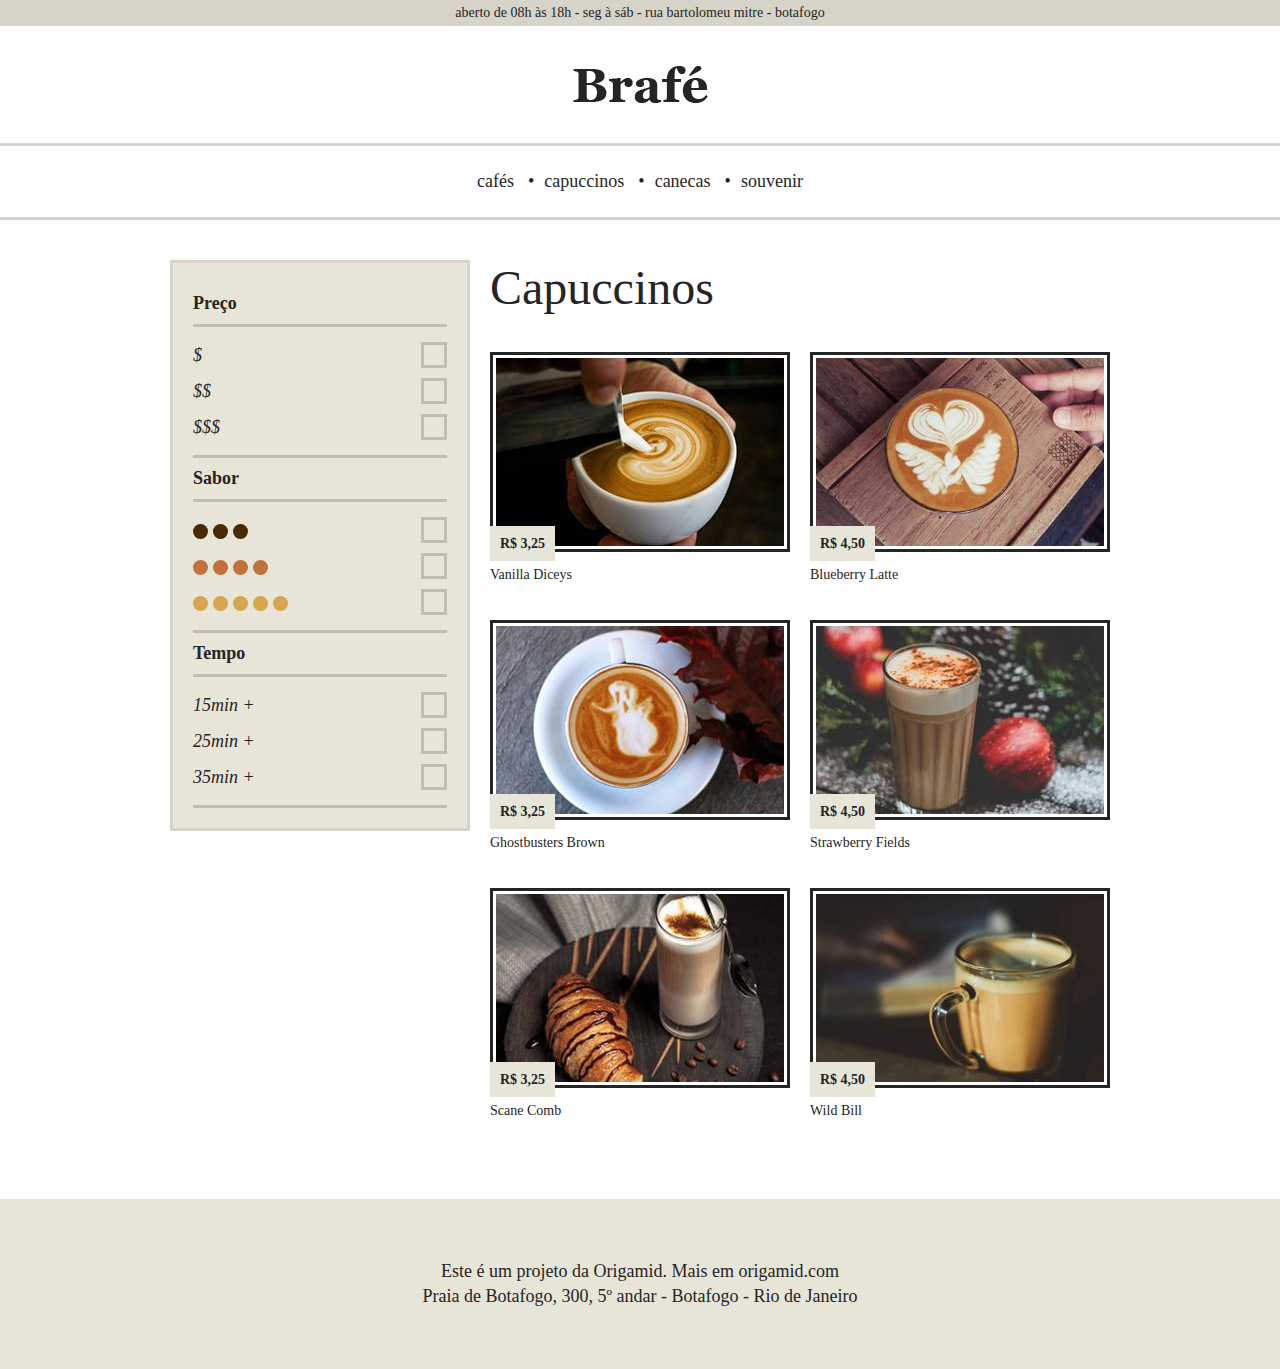
<file: css-avancado/brafe2/flexbox/index.html>
<!DOCTYPE html>
<html>
<head>
	<title>Brafé 2</title>
	<meta charset="utf-8">
	<meta name="viewport" content="width=device-width, initial-scale=1, shrink-to-fit=no">
	<link rel="stylesheet" type="text/css" href="css/flex.css">
	<link rel="stylesheet" type="text/css" href="css/style.css">
</head>
<body>
	
	<header>
		<div class="header-informacoes">
			<p>aberto de 08h às 18h - seg à sáb - rua bartolomeu mitre - botafogo</p>
		</div>
		<a class="header-logo" href="index.html">
			<img src="img/brafe.png" alt="Brafé">
		</a>
		<nav class="header-menu">
			<ul>
				<li><a href="#">cafés</a></li>
				<li><a href="#">capuccinos</a></li>
				<li><a href="#">canecas</a></li>
				<li><a href="#">souvenir</a></li>
			</ul>
		</nav>
	</header>
	
	<div class="flex">
		<nav class="filtro flex-item-4">
			<h2>Preço</h2>
			<ul>
				<li>$</li>
				<li>$$</li>
				<li>$$$</li>
			</ul>
			<h2>Sabor</h2>
			<ul class="sabor">
				<li><span class="sabor-3">Marrom</span></li>
				<li><span class="sabor-4">Laranja</span></li>
				<li><span class="sabor-5">Amarelo</span></li>
			</ul>
			<h2>Tempo</h2>
			<ul>
				<li>15min +</li>
				<li>25min +</li>
				<li>35min +</li>
			</ul>
		</nav>
		
		<section class="produtos flex-item-8">
			<h1>Capuccinos</h1>
			<ul class="flex-row">
				<li class="flex-item-6">
					<img src="img/cafe-1.jpg" alt="Café 1">
					<span>R$ 3,25</span>
					<h2>Vanilla Diceys</h2>
				</li>
				
				<li class="flex-item-6">
					<img src="img/cafe-2.jpg" alt="Café 1">
					<span>R$ 4,50</span>
					<h2>Blueberry Latte</h2>
				</li>
				
				<li class="flex-item-6">
					<img src="img/cafe-3.jpg" alt="Café 1">
					<span>R$ 3,25</span>
					<h2>Ghostbusters Brown</h2>
				</li>
				
				<li class="flex-item-6">
					<img src="img/cafe-4.jpg" alt="Café 1">
					<span>R$ 4,50</span>
					<h2>Strawberry Fields</h2>
				</li>
				
				<li class="flex-item-6">
					<img src="img/cafe-5.jpg" alt="Café 1">
					<span>R$ 3,25</span>
					<h2>Scane Comb</h2>
				</li>
				
				<li class="flex-item-6">
					<img src="img/cafe-6.jpg" alt="Café 1">
					<span>R$ 4,50</span>
					<h2>Wild Bill</h2>
				</li>
			</ul>
		</section>
	</div>
	
	<footer class="footer ">
		<div class="">
			<p>Este é um projeto da Origamid. Mais em origamid.com</p>
			<p>Praia de Botafogo, 300, 5º andar - Botafogo - Rio de Janeiro</p>
		</div>
	</footer>
	
</body>
</html>
</file>
<file: css-avancado/brafe-1-flexbox/css/media.css>
@media (max-width: 739px) {
  .container {
    flex-direction: column;
    max-width: 300px;
  }

  .menu-nav {
    margin: 0px;
  }

  .menu-logo {
    margin: 0 auto 10px auto;
  }

  .menu-nav ul li a {
    padding-left: 0px;
  }

  .intro {
    padding: 60px 0;
  }

  .sobre-item {
    margin-left: 0px;
    margin-right: 0px;
  }

  .sobre > p {
    max-width: 300px;
    text-align: center;
  }

  .produtos-item {
    margin-left: 0px;
    margin-right: 0px;
  }

  .locais-img, .locais-info {
    margin-left: 0px;
    margin-right: 0px;
  }

  .assine form {
    margin: 0px;
  }
  
  .assine-info {
    margin: 0 0 20px 0;
  }

  .footer p {
    margin: 0 0 20px 0;
  }

  .footer-img {
    margin: 0px;
  }
}
</file>
<file: css-avancado/brafe-1-grid/css/grid.css>
.container {
  max-width: 960px;
  margin: 0 auto;
}

.container::after,
.container::before {
  content: "";
  display: table;
  clear: both;
}

.grid-1,
.grid-2,
.grid-3,
.grid-4,
.grid-5,
.grid-6,
.grid-7,
.grid-8,
.grid-9,
.grid-10,
.grid-11,
.grid-12 {
  margin-left: 10px;
  margin-right: 10px;
  float: left;
  display: block;
  min-height: 1px;
}

.grid-1 {
  width: calc(8.333% - 20px);
}
.grid-2 {
  width: calc(16.666% - 20px);
}
.grid-3 {
  width: calc(25% - 20px);
}
.grid-4 {
  width: calc(33.333% - 20px);
}
.grid-5 {
  width: calc(41.666% - 20px);
}
.grid-6 {
  width: calc(50% - 20px);
}
.grid-7 {
  width: calc(58.32% - 20px);
}
.grid-8 {
  width: calc(66.66% - 20px);
}
.grid-9 {
  width: calc(75% - 20px);
}
.grid-10 {
  width: calc(83.333% - 20px);
}
.grid-11 {
  width: calc(91.66% - 20px);
}
.grid-12 {
  width: calc(100% - 20px);
}

@media (max-width: 739px) {
  .container {
    max-width: 300px;
  }

  .grid-1,
  .grid-2,
  .grid-3,
  .grid-4,
  .grid-5,
  .grid-6,
  .grid-7,
  .grid-8,
  .grid-9,
  .grid-10,
  .grid-11,
  .grid-12 {
    width: 100%;
    margin-left: 0px;
    margin-right: 0px;
    float: none;
  }
}
</file>
<file: css-avancado/brafe-1-puro/assets/css/media.css>
/* tablet */

@media only screen and (min-width: 740px) and (max-width: 980px) {
  .about-container {
    max-width: 720px;
  }

  .about-item {
    width: 340px;
  }

  .products-container {
    max-width: 720px;
  }

  .products-item {
    width: 220px;
  }

  .locals {
    max-width: 720px;
  }

  .locals-item img, 
  .locals-item > div {
    width: 340px;
  }

  .newsletter-container {
    max-width: 720px;
  }

  .newsletter-info {
    width: 340px;
  }

  .newsletter form {
    width: 340px;
  }

  .newsletter input {
    width: 340px;
  }

  

  
}

/* smartphone  */

@media only screen and (max-width: 739px) {
  .menu-nav {
    float: none;
    clear: both;
    text-align: center;
  }

  .menu-logo img {
    float: none;
    margin: 0 auto;
  }

  .menu-nav li {
    margin-top: 8px;
  }

  .menu-nav li a {
    padding: 10px;
  }

  .intro {
    padding: 60px 0;
  }

  .about-container {
    max-width: 300px;
  }

  .about-item {
    width: 300px;
    margin: 0 auto;
  }

  .about > p {
    font-size: 1.25em;
    line-height: 1.4em;
    font-style: italic;
    text-align: center;
    margin: 20px auto;
    max-width: 300px;
  }

  .products-container {
    max-width: 300px;
  }

  .products-item {
    margin: 0 auto 20px auto;
  }

  .locals {
    max-width: 300px;
  }

  .locals-item img, 
  .locals-item > div {
    width: 300px;
    margin: 0px;
  }

  .newsletter-container {
    max-width: 300px;
  }

  .newsletter-info, 
  .newsletter form {
    width: 300px;
    margin: 0px;
  }

  .newsletter input {
    margin: 10px 0;
  }
  
  .newsletter-btn {
   margin: 10px 0;
  }

  .footer-container {
    max-width: 300px;
  }

  .footer p {
    float: none;
    margin: 20px 0;
  }

  .footer-logo {
    float: none;
    margin: 10px 0
  }
}
</file>
<file: css-basico/propriedades-texto/style.css>
div {
  width: 400px;
  margin: 40px auto;
  background: #eee;
  padding: 10px;
}

p {
  color: #000;
  font: italic bold 14px /20px Helvetica, Arial;
  text-align: left;
  text-transform: lowercase;
  text-indent: 1em;
}

a {
  text-decoration: none;
}

ul {
  list-style: none
}
</file>
<file: css-basico/seletores/style.css>
ul li:first-child {
  color: blue;
}
</file>
<file: css-com-sass/2-2 - variaveis/css/style.css>
section {
  max-width: 600px;
  margin: 0 auto;
}

h1 {
  color: blue;
  font-family: monospace;
}

p {
  font-size: 1.2em;
  line-height: 1.4;
  max-width: 400px;
}

a {
  display: block;
  max-width: 120px;
  padding: 10px;
  border-radius: 4px;
  text-align: center;
  background: red;
  color: white;
  text-decoration: none;
  text-transform: uppercase;
  font-family: monospace;
}
</file>
<file: css-com-sass/2-3 - nesting/css/style.css>
section {
  max-width: 600px;
  margin: 0 auto;
}

.modal h1 {
  color: blue;
  font-family: monospace;
  margin-bottom: 60px;
}
.modal p {
  line-height: 1.4;
  max-width: 400px;
  font-size: 1.2em;
  font-family: monospace;
  font-style: italic;
}
.modal a {
  display: block;
  max-width: 120px;
  padding: 10px;
  border-radius: 4px;
  text-align: center;
  background: blue;
  color: white;
  text-decoration: none;
  text-transform: uppercase;
  font-family: monospace;
}

ul {
  text-align: center;
}
ul li {
  display: inline-block;
  list-style: none;
}
ul li a {
  display: block;
  padding: 20px;
  text-decoration: none;
  background: blue;
  color: white;
}
ul li a:hover {
  background: pink;
}
</file>
<file: css-com-sass/2-4 - mixins/css/style.css>
section {
  max-width: 600px;
  margin: 0 auto;
  box-sizing: border-box;
  -moz-box-sizing: border-box;
  -webkit-box-sizing: border-box;
}

.modal h1.titulo {
  color: blue;
  font-family: monospace;
  margin-bottom: 60px;
  font-size: 4em;
  font-weight: bold;
  font-family: monospace;
  line-height: 1;
}
.modal p {
  font-size: 1.2em;
  font-family: monospace;
  font-style: italic;
  line-height: 1.4;
  max-width: 400px;
}
.modal a {
  display: block;
  max-width: 120px;
  padding: 10px;
  border-radius: 4px;
  text-align: center;
  background: blue;
  color: white;
  text-decoration: none;
  text-transform: uppercase;
  font-family: monospace;
}

ul {
  text-align: center;
}
ul li {
  display: inline-block;
  list-style: none;
}
ul li a {
  display: block;
  padding: 20px;
  text-decoration: none;
  background: blue;
  color: white;
}
ul li a:hover, ul li a.active {
  background: pink;
}
</file>
<file: css-avancado/brafe2/flexbox/css/flex.css>
.flex {
  max-width: 960px;
  margin: 0 auto;
  display: flex;
  flex-wrap: wrap;
}

.flex-row {
  margin-left: -10px;
  margin-right: -10px;
  display: flex;
  flex-wrap: wrap;
}

.flex-item-4,
.flex-item-6,
.flex-item-8 {
  margin-left: 10px;
  margin-right: 10px;
  align-self: flex-start;
}

.flex-item-4 {
  flex: 0 0 calc(33.333% - 20px);
  max-width: calc(33.333% - 20px);
}

.flex-item-6 {
  flex: 0 0 calc(50% - 20px);
  max-width: calc(50% - 20px);
}

.flex-item-8 {
  flex: 0 0 calc(66.666% - 20px);
  max-width: calc(66.666% - 20px);
}

@media (max-width: 739px) {
  .flex {
    max-width: 300px;
    flex-direction: column ;
    
  }

  .flex-item-4,
  .flex-item-8 {
    margin-left: 0px;
    margin-right: 0px;
    max-width: 100%;
  }

  .filtro {
    display: none;
  }

  .produtos h1 {
    text-align: center;
  }
}
</file>
<file: css-avancado/brafe2/flexbox/css/style.css>
body, p, h1, h2, ul, li {
	margin: 0px;
	padding: 0px;
}

li {
	list-style: none;
}

body {
	font-family: Georgia, serif;
	color: #252525;
}

* {
	box-sizing: border-box;
}

/* MENU */

.header-informacoes {
	font-size: 0.875em;
	background: #d6d3c8;
	padding: 5px 0;
	text-align: center;
}

.header-logo img {
	display: block;
	margin: 40px auto;
}

.header-menu {
	border-top: 3px solid #d6d3c8;
	border-bottom: 3px solid #d6d3c8;
	text-align: center;
	margin-bottom: 40px;
	padding: 20px 0;
}

.header-menu li {
	display: inline-block;
}

.header-menu li a {
	display: block;
	padding: 5px 10px 5px 0;
	text-decoration: none;
	color: #252525;
	font-size: 1.125em;
}

.header-menu li a::before {
	content: '•';
	padding-right: 10px;
}

.header-menu li:first-child a::before {
	content: '';
}

/* FILTRO */

.filtro {
	background: #e7e4d8;
	border: 3px solid #d6d3c8;
	padding: 20px;
}

.filtro h2 {
	font-size: 1.125em;
	padding: 10px 0
}

.filtro ul {
	border-top: 3px solid #c0beb4;
	border-bottom: 3px solid #c0beb4;
	padding: 10px 0;
}

.filtro li {
	font-style: italic;
	font-size: 1.125em;
	line-height: 2;
}

.filtro li::after {
	content: '';
	display: block;
	width: 20px;
	height: 20px;
	border: 3px solid #c0beb4;
	float: right;
	margin-top: 5px;
}

.sabor {
	overflow: hidden;
}

.sabor span {
	text-indent: -200px;
	display: inline-block;
	width: 15px;
	height: 15px;
	background: currentColor;
	border-radius: 50%;
	vertical-align: middle;
}

.sabor-3 {
	color: #492901;
	box-shadow: 20px 0 0 0 currentColor,
							40px 0 0 0 currentColor;
}

.sabor-4 {
	color: #c17139;
	box-shadow: 20px 0 0 0 currentColor,
							40px 0 0 0 currentColor,
							60px 0 0 0 currentColor;
}

.sabor-5 {
	color: #d7a54d;
	box-shadow: 20px 0 0 0 currentColor,
							40px 0 0 0 currentColor,
							60px 0 0 0 currentColor,
							80px 0 0 0 currentColor;
}

/*PRODUTOS*/

.produtos h1 {
	font-size: 3em;
	font-weight: normal;
}

.produtos li img {
	display: block;
	max-width: 100%;
	border: 3px solid #fff;
	box-shadow: 0 0 0 3px #252525;
	margin: 40px 3px 0 3px;
}

.produtos li span {
	background: #e7e4d8;
	padding: 10px;
	font-size: 0.875em;
	font-weight: bold;
	position: relative;
	top: -15px;;
}

.produtos li h2 {
	font-size: 0.875em;
	font-weight: normal;
}

.footer {
	background: #e7e4d8;
	text-align: center;
	padding: 60px 0;
	font-size: 1.125em;
	line-height: 1.4em;
	margin-top: 80px;
}
</file>
<file: css-avancado/brafe-1-flexbox/css/style.css>
/* Reset */

body, h1, h2, h3, p, ul {
	padding: 0px;
	margin: 0px;
}

body {
	font-family: Georgia, serif;
	color: #252525;
}

* {
	box-sizing: border-box;
}

.container {
	display: flex;
	max-width: 960px;
	margin: 0 auto;
}

/* Menu */

.menu {
	background: #252525;
	padding: 15px 0;
}

.menu-logo {
	margin: 0 10px;
}

.menu-nav {
	flex: 1;
	align-self: center;
	margin: 0 10px;
}

.menu-nav ul {
	float: right;
	display: flex;
	list-style: none;
}

.menu-nav a {
	text-decoration: none;
	color: #fff;
	font-size: 1.125em;
	padding: 10px;
}

/* Intro */

.intro {
	background: url('../img/bg-intro.jpg') no-repeat center center;
	background-size: cover;
	color: #fff;
	padding: 150px 0;
	text-align: center;
}

.intro h1 {
	text-transform: uppercase;
	font-size: 3em;
}

.intro h1::after {
	content: '';
	display: block;
	width: 20px;
	height: 4px;
	background: #fff;
	margin: 10px auto;
}

.intro p {
	font-style: italic;
	font-size: 1.125em;
}

/* Sobre */

.sobre {
	padding: 60px 0;
}

.sobre h2 {
	font-size: 2.25em;
	text-align: center;
	margin-bottom: 60px;
}

.sobre-item {
	flex: 1;
	margin: 0 10px;
}

.sobre-item img {
	display: block;
	max-width: 100%;
}

.sobre-item h3 {
	font-size: 2.25em;
	line-height: 1em;
	background: #252525;
	color: #fff;
	font-style: italic;
	font-weight: normal;
	text-align: center;
	position: relative;
	width: 220px;
	padding: 5px 0 10px 0;
	top: -25px;
}

.sobre > p {
	font-size: 1.125em;
	line-height: 1.4em;
	font-style: italic;
	margin: 20px auto;
	max-width: 460px;
}

/* Produtos */

.produtos {
	background: #e7e4d8;
	border-top: 3px solid #d6d3c8;
	border-bottom: 3px solid #d6d3c8;
	padding: 60px 0;
}

.produtos-item {
	margin: 0 10px 40px 10px;
	flex: 1;
}

.produtos-item h2 {
	font-size: 2.25em;
	text-align: center;
	margin-bottom: 20px;
}

.produtos-item h2::before {
	content: '';
	display: block;
	width: 100px;
	height: 100px;
	background: currentColor;
	border-radius: 50%;
	border: 5px solid #e7e4d8;
	box-shadow: 0 0 0 5px currentColor;
	margin: 20px auto;
}

h2.produtos-paulista::before {
	color: #492901;
}

h2.produtos-carioca::before {
	color: #c17139;
}

h2.produtos-mineiro::before {
	color: #d7a54d;
}

.produtos-item p {
	font-size: 0.875em;
	line-height: 1.4em;
}

.produtos-btn {
	border: 3px solid #252525;
	color: #252525;
	text-decoration: none;
	text-align: center;
	font-size: 1.125em;
	font-weight: bold;
	text-transform: uppercase;
	width: 180px;
	display: block;
	padding: 15px 0;
	margin: 20px auto 0 auto;
}

/* Locais */

.locais {
	padding: 60px 0;
}

.locais-item {
	margin-bottom: 40px;
}

.locais-img, .locais-info {
	flex: 1;
	margin: 0 10px;
}

.locais-img img {
	display: block;
	max-width: 100%;
}

.locais-item h2 {
	font-size: 2.25em;
	margin-bottom: 20px;
}

.locais-item p {
	font-size: 1.125em;
	line-height: 1.4em;
	max-width: 320px;
	margin-bottom: 40px;
}

.locais-item a {
	font-size: 1.125em;
	text-transform: uppercase;
	text-decoration: none;
	border: 3px solid;
	color: #252525;
	padding: 10px 20px;
}

/* Assine */

.assine {
	background: #e7e4d8;
	padding: 30px 0;
}

.assine-info {
	flex: 1;
	margin: 0 10px;
}

.assine-info h2 {
	font-size: 2.25em;
}

.assine-info p {
	font-size: 1.5em;
	font-style: italic;
}

.assine form {
	flex: 1;
	margin: 0 10px;
	display: flex;
	flex-wrap: wrap;
	align-content: flex-start;
}

.assine form label {
	display: none;
}

.assine input {
	flex: 1;
	align-self: flex-start;
	padding: 10px;
	border: 3px solid #252525;	
	background: none;
	font-size: 1.5em;
	font-style: italic;
	font-family: Georgia, serif;	
}

.assine button {
	flex: 1;
	align-self: flex-start;
	padding: 13px;	
	background: #252525;
	border: none;
	font-family: Georgia, serif;
	text-transform: uppercase;
	font-size: 1.5em;
	color: #fff;
	cursor: pointer;
}

/*Footer*/

.footer {
	background: #d6d3c8;
	padding: 40px 0;
}

.footer p {
	font-size: 1.125em;
	line-height: 1.4em;
	margin: 0 10px;
	flex: 1;
}

.footer-img {
	margin: 0 10px;
}
</file>
<file: css-avancado/brafe-1-grid/css/style.css>
/* Reset */

body,
h1,
h2,
h3,
p,
ul {
  padding: 0px;
  margin: 0px;
}

body {
  font-family: Georgia, serif;
  color: #252525;
}

* {
  box-sizing: border-box;
}

img {
  max-width: 100%;
  display: block;
}

/* Menu */

.menu {
  background: #252525;
  padding: 25px 0;
}

.menu-nav ul {
	float: right;
}

.menu-nav ul li {
	display: inline-block;  
}

.menu-nav a {
	display: block;
	margin-left: 10px;
	padding: 10px;
  text-decoration: none;
  color: #fff;
  font-size: 1.125em;
  padding: 10px;
}

@media (max-width: 739px) {
	.menu-nav ul {
		float: none;
	}
	
	.menu a img {
		margin: 0 auto;
	}

	.menu-nav ul li {
		margin-top: 10px;
	}

	.menu-nav ul li a {		
		margin-left: 0px;
		padding: 8px 4.5px 0px 4.5px;
	}
}

/* Intro */

.intro {
  background: url("../img/bg-intro.jpg") no-repeat center center;
  background-size: cover;
  color: #fff;
  padding: 60px 0;
}

.intro h1 {
  text-transform: uppercase;
  font-size: 3em;
  text-align: center;
}

.intro h1::after {
  content: "";
  display: block;
  width: 20px;
  height: 4px;
  background: #fff;
  margin: 10px auto;
}

.intro p {
  font-style: italic;
  font-size: 1.125em;
  text-align: center;
}

/* Sobre */

.sobre {
  padding: 60px 0;
}

.sobre h2 {
  font-size: 2.25em;
  text-align: center;
  margin-bottom: 60px;
}

.sobre-item h3 {
  font-size: 2.25em;
  line-height: 1em;
  background: #252525;
  color: #fff;
  font-style: italic;
  font-weight: normal;
  text-align: center;
  position: relative;
  width: 220px;
  padding: 5px 0 10px 0;
  top: -25px;
}

.sobre > p {
  font-size: 1.125em;
  line-height: 1.4em;
  font-style: italic;
  max-width: 460px;
  margin: 0 auto;
  text-align: center;
}

/* Produtos */

.produtos {
  background: #e7e4d8;
  border-top: 3px solid #d6d3c8;
  border-bottom: 3px solid #d6d3c8;
  padding: 60px 0;
}
.produtos-item {
  margin-bottom: 40px;
}

.produtos-item h2 {
  font-size: 2.25em;
  text-align: center;
  margin-bottom: 20px;
}

.produtos-item h2::before {
  content: "";
  display: block;
  width: 100px;
  height: 100px;
  background: currentColor;
  border-radius: 50%;
  border: 5px solid #e7e4d8;
  box-shadow: 0 0 0 5px currentColor;
  margin: 20px auto;
}

h2.produtos-paulista::before {
  color: #492901;
}

h2.produtos-carioca::before {
  color: #c17139;
}

h2.produtos-mineiro::before {
  color: #d7a54d;
}

.produtos-item p {
  font-size: 0.875em;
  line-height: 1.4em;
}

.produtos-btn {
  border: 3px solid #252525;
  color: #252525;
  text-decoration: none;
  text-align: center;
  font-size: 1.125em;
  font-weight: bold;
  text-transform: uppercase;
  width: 180px;
  display: block;
  padding: 15px 0;
  margin: 0 auto;
}

/* Locais */

.locais {
  padding: 60px 0;
}

.locais-item {
  margin-bottom: 40px;
}

.locais-item h2 {
  font-size: 2.25em;
  margin-bottom: 20px;
}

.locais-item p {
  font-size: 1.125em;
  line-height: 1.4em;
  max-width: 320px;
  margin-bottom: 40px;
}

.locais-item a {
  font-size: 1.125em;
  text-transform: uppercase;
  text-decoration: none;
  border: 3px solid;
  color: #252525;
  padding: 10px 20px;
}

/* Assine */

.assine {
  background: #e7e4d8;
  padding: 30px 0;
}

.assine-info h2 {
  font-size: 2.25em;
}

.assine-info p {
  font-size: 1.5em;
  font-style: italic;
}

.assine form label {
  display: none;
}

.assine input {
  border: 3px solid #252525;
  background: none;
  font-size: 1.5em;
  font-style: italic;
  font-family: Georgia, serif;
  width: calc(100% - 140px);
  padding: 10px;
  float: left;
}

.assine button {
  background: #252525;
  border: none;
  font-family: Georgia, serif;
  text-transform: uppercase;
  font-size: 1.5em;
  color: #fff;
  cursor: pointer;
  width: 140px;
  padding: 13px 0;
}

/*Footer*/

.footer {
  background: #d6d3c8;
  padding: 40px 0;
}

.footer img {
  float: right;
}

.footer p {
  font-size: 1.125em;
  line-height: 1.4em;
}

@media (max-width: 739px) {
  .footer img {
    float: none;
    margin-top: 20px;
  }
}
</file>
<file: css-avancado/brafe-1-puro/assets/css/styles.css>
/* Reset CSS */

body, h1, h2, h3, p, ul {
  padding: 0;
  margin: 0;
}

body {
  font-family: Georgia, 'Times New Roman', Times, serif;
  color: #252525;
}

* {
  box-sizing: border-box;
}

/* Menu */

.menu {
  background: #252525;
  padding: 20px 0;
}

.menu-container {
  max-width: 960px;
  margin: 0 auto;
}

.menu-container::after, .menu-container::before {
  content: '';
  display: table;
  clear: both;
}

.menu-logo img {
  display: block;
  float: left;
  margin-left: 10px;
}

.menu-nav {
  float: right;
  margin-right: 10px;
}

.menu-nav li {
  display: inline-block;  
}

.menu-nav a {
  display: block;
  padding: 10px;
  text-decoration: none;
  color: #fff;
  font-size: 1.125em; 
}

/* Intro */

.intro {
  background: url('../img/bg-intro.jpg') no-repeat center center;
  background-size: cover;
  padding: 150px 0;
  color: #fff;
  text-align: center;
}

.intro h1 {
  font-size: 3em;
  text-transform: uppercase;
}

.intro h1::after {
  content: "";
  display: block;
  width: 20px;
  height: 4px;
  background-color: #fff;
  margin: 10px auto;
}

.intro p {
  font-style: italic;
  font-size: 1.125em;
}

/* About */

.about {
  padding: 60px 0;
}

.about-container {
  max-width: 960px;
  margin: 0 auto;
}

.about-container::after,
.about-container::before {
  content: "";
  display: table;
  clear: both;
}

.about h2 {
  text-align: center;
  font-size: 2.25em;
  margin-bottom: 60px;
}

.about-item { 
  width: 460px;
  float: left;
  margin: 0 10px;
}

.about-item img {
  display: block;
  max-width: 100%;
}

.about-item h3 {
  font-size: 2.25em;
  background: #252525;
  line-height: 1em;
  width:220px;
  color:white;
  text-align:center;
  font-style: italic;
  font-weight: normal;
  padding: 5px 0px 10px 0px;
  position: relative;
  top: -25px;
}

.about > p {
  font-size: 1.25em;
  line-height: 1.4em;
  font-style: italic;
  text-align: center;
  margin: 20px auto;
  max-width: 460px;
}

/* Products */

.products {
  background: #e7e4d8;
  padding: 60px 0;
  border-top: 3px solid #d6d3c8;
  border-bottom: 3px solid #d6d3c8;
}

.products-container {
  max-width: 960px;
  margin: 0 auto;
}

.products-container::after,
.products-container::before {
  content: "";
  clear: both;
  display: table;
}

.products-item {
  width: 300px;
  float: left;
  margin: 0 10px 20px 10px;
}

.products-item h2 {
  text-align: center;
  font-size: 2.25em;
  margin-bottom: 20px;
}

.products-item h2::before {
  content: '';
  display: block;
  width: 100px;
  height: 100px;
  background: currentColor;
  border-radius: 50%;
  margin: 20px auto;
  border: 5px solid #e7e4d8;
  box-shadow: 0 0 0 5px currentColor;
}

h2.products-paulista::before {
  color: #492901;
}

h2.products-carioca::before {
  color: #c17139;
}

h2.products-mineiro::before {
  color: #d7a54d;
}

.products-item p {
  font-size: 0.875em;
  line-height: 1.4em;
}

.products-btn {
  width: 180px;
  border: 3px solid #252525;
  color: #252525;
  text-decoration: none;
  display: block;
  font-size: 1.125em;
  font-weight: bold;
  text-transform: uppercase;
  text-align: center;
  padding: 15px 0;
  margin: 20px auto 0 auto;
}

.products-btn:hover {
  background-color: #fff;
  transition: 1s;
}

/* Locals */

.locals {
  max-width: 960px;
  margin: 0 auto;
  padding: 20px 0;
}

.locals-item {
  clear: both;
  margin: 60px auto;
}

.locals-item::after,
.locals-item::before {
  clear: both;
  content: "";
  display: table;
}

.locals-item img {
  width: 460px;
  float: left;
  display: block;
  margin: 0 10px;
}

.locals-item > div {
  width: 460px;
  float: left;
  margin: 0 10px;
}

.locals-item h2 {
  font-size: 2.25em;
  margin-bottom: 20px;
}

.locals-item p {
  font-size: 1.125em;
  line-height: 1.4em;
  max-width: 320px;
  margin-bottom: 40px;
}

.locals-item a {
  font-size: 1.125em;
  text-transform: uppercase;
  text-decoration: none;
  border: 3px solid;
  color: #252525;
  padding: 10px 20px;
}

/* Newsletter */

.newsletter {
  background: #e7e4d8;
  padding: 30px 0;
}

.newsletter-container  {
  max-width: 960px;
  margin: 0 auto;
}

.newsletter-container::after, 
.newsletter-container::before {
  content: "";
  display: table;
  clear: both;
}

.newsletter-info {
  width: 460px;
  margin: 0 10px;
  float: left;
}

.newsletter-info h2 {
  font-size: 2.25em;
}

.newsletter-info p {
  font-size: 1.5em;
  font-style: italic;
}

.newsletter form {
  width: 460px;
  margin: 10px 10px 0 10px;
  float: left;
}

.newsletter form label {
  display: none;
}

.newsletter input{
  box-sizing: border-box;
  width: 320px;
  border: 3px solid #252525;
  background: none;
  font-size: 1.5em;
  font-style: italic;
  font-family: Georgia, 'Times New Roman', Times, serif;
  padding: 10px;
  float: left;
}

.newsletter-btn {
  font-size: 1.5em;
  background: #000;
  border: none;
  font-family: Georgia, 'Times New Roman', Times, serif;
  text-transform: uppercase;
  color: #fff;
  width: 140px;
  padding: 13px 0;
  cursor: pointer;
}

/* Footer */

footer {
  background: #d6d3c8;
  padding: 40px 0;
}

.footer-container {
  max-width: 960px;
  margin: 0 auto;
}

.footer-container::after,
.footer-container::before {
  content: "";
  display: table;
  clear: both;
}

.footer p {
  float: left;
  margin: 0 10px;
  font-size: 1.125em;
  line-height: 1.4em;
}

.footer img {
  float: right;
  margin: 0 10px;
  display: block;
}
</file>
